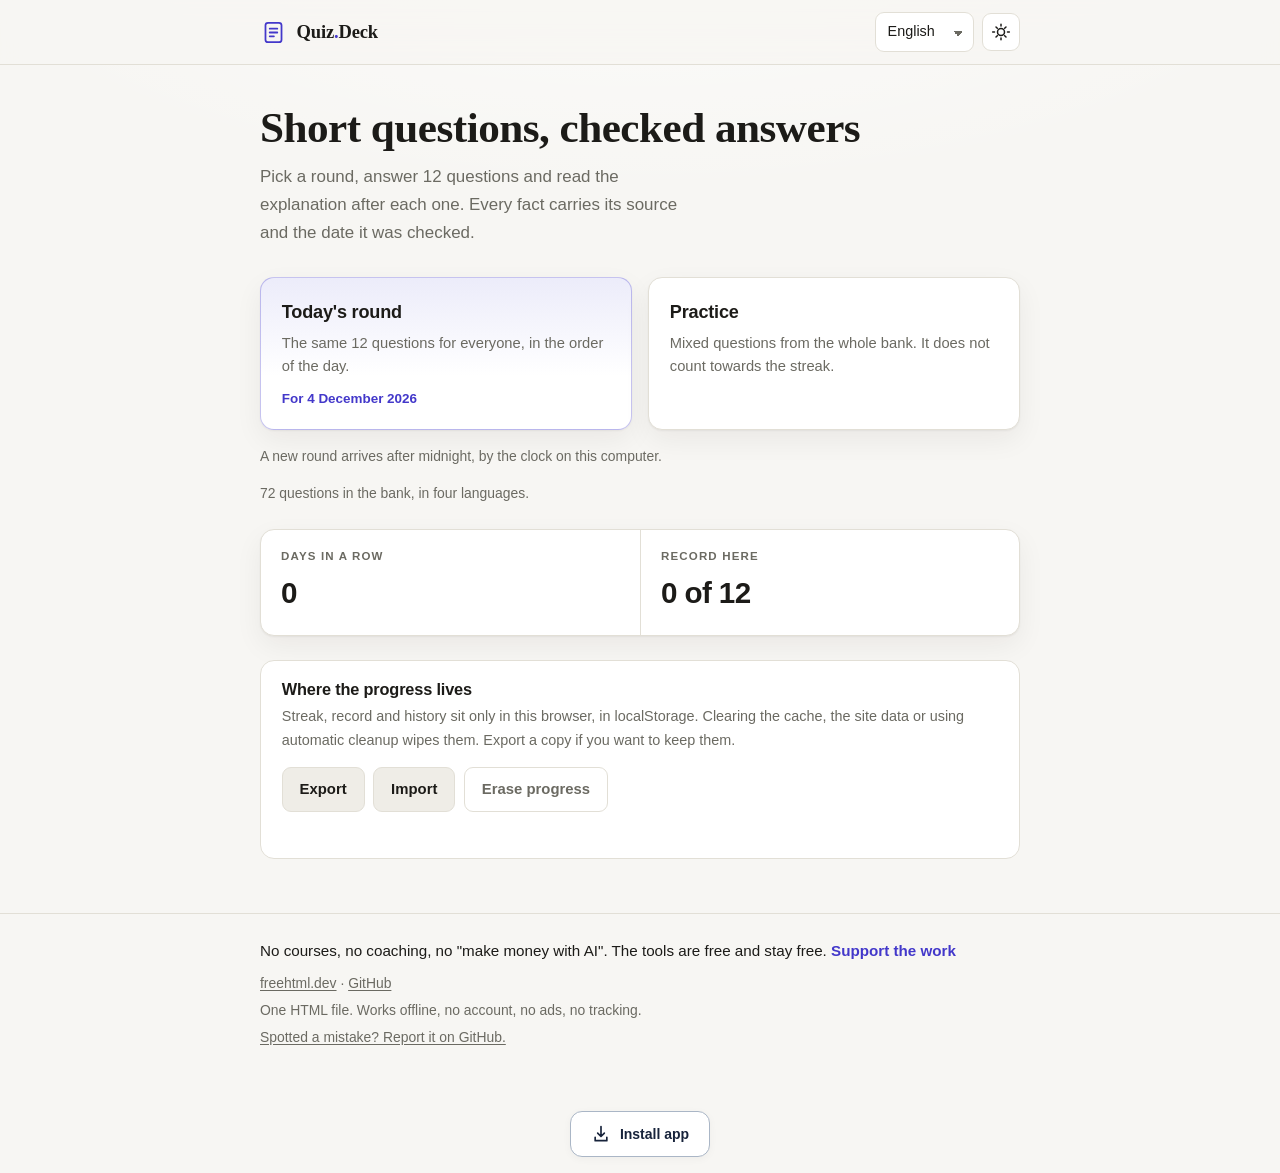
<file: index.html>
<!DOCTYPE html>
<html lang="en">
<head>
<meta charset="utf-8">
<meta http-equiv="Content-Security-Policy" content="default-src 'self'; script-src 'self' 'unsafe-inline'; style-src 'self' 'unsafe-inline'; img-src 'self' data: blob:; font-src 'self' data:; media-src 'self' blob: data:; connect-src 'self'; worker-src 'self' blob:; object-src 'none'; base-uri 'self'; upgrade-insecure-requests">
<!-- CSP prin meta: GitHub Pages nu permite antete HTTP. Fara frame-ancestors/form-action, pe care meta nu le accepta. -->
<meta name="viewport" content="width=device-width, initial-scale=1, viewport-fit=cover">
<meta name="color-scheme" content="light dark">
<meta name="theme-color" content="#f7f6f3">
<title>Quiz-Deck</title>
<link rel="canonical" href="https://tekideki.github.io/Quiz-Deck/">
<meta name="description" content="Short questions, checked answers, no account, no upload.">
<meta name="author" content="Kristian Mario Miskovic (TekiDeki)">
<meta name="robots" content="index, follow">
<link rel="manifest" href="manifest.json">
<link rel="icon" href="favicon.ico" sizes="32x32">
<link rel="icon" href="icons/icon.svg" type="image/svg+xml">
<link rel="apple-touch-icon" href="apple-touch-icon.png">
<style>
/* Quiz-Deck · TekiDeki · single file build from src/styles.css */

:root {
  --bg: #f7f6f3;
  --surface: #ffffff;
  --surface-2: #efede7;
  --ink: #1c1b18;
  --muted: #6b6a62;
  --line: #e2dfd6;
  --accent: #4338ca;
  --accent-ink: #ffffff;
  --accent-soft: #ececfa;
  --ok: #166534;
  --ok-soft: #e9f4ec;
  --bad: #b3261e;
  --bad-soft: #fbeae9;
  --radius: 14px;
  --shadow: 0 1px 2px rgba(28, 25, 16, .05), 0 10px 28px rgba(28, 25, 16, .06);
  --glow: radial-gradient(1100px 480px at 50% -140px, rgba(255, 255, 255, .85), rgba(255, 255, 255, 0) 70%);
  --serif: "Iowan Old Style", "Palatino Linotype", "URW Palladio L", P052, Palatino, Georgia, "Times New Roman", serif;
  --sans: -apple-system, BlinkMacSystemFont, "Segoe UI", Roboto, "Helvetica Neue", Arial, sans-serif;
  --mono: ui-monospace, SFMono-Regular, "SF Mono", Menlo, Consolas, "Liberation Mono", monospace;
}

[data-theme="dark"] {
  --bg: #101117;
  --surface: #171922;
  --surface-2: #1f222d;
  --ink: #e8eaf0;
  --muted: #9aa1af;
  --line: #2a2e3a;
  --accent: #a5b2ff;
  --accent-ink: #10131c;
  --accent-soft: #1e2136;
  --ok: #63d68f;
  --ok-soft: #142718;
  --bad: #ff968c;
  --bad-soft: #2a1919;
  --shadow: 0 1px 2px rgba(0, 0, 0, .45), 0 14px 34px rgba(0, 0, 0, .3);
  --glow: radial-gradient(1100px 480px at 50% -140px, rgba(165, 178, 255, .06), rgba(165, 178, 255, 0) 70%);
}

* { box-sizing: border-box; }

[hidden] { display: none !important; }

html { -webkit-text-size-adjust: 100%; }

body {
  margin: 0;
  background-color: var(--bg);
  background-image: var(--glow);
  background-repeat: no-repeat;
  color: var(--ink);
  font: 16px/1.65 var(--sans);
  -webkit-font-smoothing: antialiased;
}

a { color: var(--accent); text-decoration: none; text-underline-offset: 2px; }
a:hover { text-decoration: underline; }

h1, h2, h3 { margin: 0; line-height: 1.2; letter-spacing: -0.015em; }
p { margin: 0; }

::selection { background: var(--accent); color: var(--accent-ink); }

.wrap { width: min(760px, 100% - 2rem); margin-inline: auto; }

.sr {
  position: absolute; width: 1px; height: 1px; padding: 0; margin: -1px;
  overflow: hidden; clip: rect(0 0 0 0); white-space: nowrap; border: 0;
}

.skip {
  position: absolute; left: -999px; top: 0; z-index: 10;
  background: var(--accent); color: var(--accent-ink); padding: .6rem 1rem;
  border-radius: 0 0 10px 0;
}
.skip:focus { left: 0; }

:focus-visible { outline: 2px solid var(--accent); outline-offset: 2px; }

/* topbar */
.topbar {
  position: sticky; top: 0; z-index: 5;
  background: color-mix(in srgb, var(--bg) 86%, transparent);
  border-bottom: 1px solid var(--line);
  backdrop-filter: blur(12px);
}
.topbar-in { display: flex; align-items: center; justify-content: space-between; gap: 1rem; height: 64px; }
.brand { display: inline-flex; align-items: center; gap: .6rem; color: var(--ink); font-family: var(--serif); font-weight: 700; font-size: 1.16rem; letter-spacing: -0.01em; }
.brand:hover { text-decoration: none; }
.brand-dot { color: var(--accent); }
.mark { display: inline-flex; width: 27px; height: 27px; color: var(--accent); }
.mark svg { width: 100%; height: 100%; fill: none; }

.tools { display: flex; align-items: center; gap: .5rem; }
.select {
  appearance: none; background: var(--surface); color: var(--ink);
  border: 1px solid var(--line); border-radius: 9px;
  padding: .42rem 1.9rem .42rem .7rem; font: inherit; font-size: .9rem;
  background-image: linear-gradient(45deg, transparent 50%, var(--muted) 50%), linear-gradient(135deg, var(--muted) 50%, transparent 50%);
  background-position: calc(100% - 15px) 55%, calc(100% - 10px) 55%;
  background-size: 5px 5px, 5px 5px;
  background-repeat: no-repeat;
  max-width: 11.5rem;
}
.select:hover { border-color: var(--accent); }
.iconbtn {
  display: inline-flex; align-items: center; justify-content: center;
  width: 38px; height: 38px; border-radius: 9px; cursor: pointer;
  background: var(--surface); color: var(--ink); border: 1px solid var(--line);
}
.iconbtn svg { width: 20px; height: 20px; fill: none; stroke: currentColor; stroke-width: 1.8; stroke-linecap: round; }
.iconbtn .moon { display: none; }
[data-theme="dark"] .iconbtn .moon { display: block; }
[data-theme="dark"] .iconbtn .sun { display: none; }
.iconbtn:hover { background: var(--surface-2); border-color: var(--accent); color: var(--accent); }

/* screens */
main { padding: 2.4rem 0 3.4rem; }
.screen[hidden] { display: none; }
.hero { margin-bottom: 1.9rem; }
.hero h1 {
  font-family: var(--serif); font-weight: 600;
  font-size: clamp(1.95rem, 4.3vw, 2.7rem); line-height: 1.14;
  letter-spacing: -0.012em; margin-bottom: .65rem; text-wrap: balance;
}
.lede { color: var(--muted); font-size: 1.06rem; max-width: 46ch; }

/* banner */
.banner {
  background: var(--accent-soft);
  border: 1px solid color-mix(in srgb, var(--accent) 26%, transparent);
  border-radius: var(--radius); padding: 1.1rem 1.2rem; margin-bottom: 1.2rem;
}
.banner-k { font-weight: 700; font-size: 1.08rem; }
.banner-d { color: var(--muted); margin: .2rem 0 .9rem; }
.banner.bad { color: var(--bad); background: var(--bad-soft); border-color: color-mix(in srgb, var(--bad) 35%, transparent); font-size: .95rem; }

/* mode cards */
.modes { display: grid; grid-template-columns: 1fr 1fr; gap: 1rem; }
@media (max-width: 620px) { .modes { grid-template-columns: 1fr; } }

.mode {
  display: flex; flex-direction: column; gap: .32rem; text-align: left;
  background: var(--surface); color: var(--ink);
  border: 1px solid var(--line); border-radius: var(--radius);
  padding: 1.2rem 1.3rem; cursor: pointer; font: inherit;
  box-shadow: var(--shadow);
  transition: transform .14s ease, border-color .14s ease, box-shadow .14s ease;
}
.mode:hover { border-color: var(--accent); transform: translateY(-1px); box-shadow: 0 1px 2px rgba(28, 25, 16, .06), 0 14px 34px rgba(28, 25, 16, .09); }
.mode:active { transform: none; }
.mode#btn-daily { border-color: color-mix(in srgb, var(--accent) 30%, transparent); background: linear-gradient(180deg, var(--accent-soft), var(--surface) 65%); }
.mode-k { font-weight: 700; font-size: 1.13rem; letter-spacing: -0.01em; }
.mode-d { color: var(--muted); font-size: .92rem; line-height: 1.5; }
.mode-meta { color: var(--accent); font-size: .84rem; font-weight: 600; margin-top: .4rem; font-variant-numeric: tabular-nums; }

.fine { color: var(--muted); font-size: .87rem; margin-top: .9rem; }
.fine a { color: var(--muted); text-decoration: underline; text-underline-offset: 2px; }
.center { text-align: center; }

/* stats */
.stats {
  display: grid; grid-template-columns: 1fr 1fr;
  background: var(--surface); border: 1px solid var(--line);
  border-radius: var(--radius); overflow: hidden;
  box-shadow: var(--shadow); margin: 1.5rem 0 0;
}
.stat { background: none; border: 0; border-radius: 0; padding: 1.05rem 1.25rem; margin: 0; }
.stat + .stat { border-left: 1px solid var(--line); }
.stat dt { color: var(--muted); font-size: .72rem; font-weight: 600; text-transform: uppercase; letter-spacing: .1em; }
.stat dd { margin: .2rem 0 0; font-size: 1.85rem; font-weight: 700; letter-spacing: -0.02em; font-variant-numeric: tabular-nums; }

/* panel */
.panel {
  margin-top: 1.5rem; background: var(--surface); border: 1px solid var(--line);
  border-radius: var(--radius); padding: 1.2rem 1.3rem;
}
.panel-h { font-size: 1.02rem; margin-bottom: .35rem; letter-spacing: -0.01em; }
.panel-p { color: var(--muted); font-size: .9rem; }
.panel .row { margin-top: .9rem; }
.confirm { margin-top: .95rem; padding-top: .95rem; border-top: 1px dashed var(--line); }
.confirm p { font-size: .92rem; margin-bottom: .7rem; }
.status { margin-top: .6rem; font-size: .88rem; color: var(--muted); min-height: 1.2em; }

/* buttons */
.row { display: flex; flex-wrap: wrap; gap: .55rem; align-items: center; }
.btn {
  font: inherit; font-size: .93rem; font-weight: 600; cursor: pointer;
  border-radius: 9px; padding: .58rem 1.05rem; border: 1px solid var(--line);
  background: var(--surface-2); color: var(--ink);
  transition: border-color .13s ease, color .13s ease, filter .13s ease, transform .08s ease;
}
.btn:hover { border-color: var(--accent); color: var(--accent); }
.btn:active { transform: translateY(1px); }
.btn.primary { background: var(--accent); border-color: var(--accent); color: var(--accent-ink); box-shadow: 0 1px 2px rgba(67, 56, 202, .28), 0 6px 16px rgba(67, 56, 202, .16); }
.btn.primary:hover { color: var(--accent-ink); filter: brightness(1.07); }
.btn.ghost { background: transparent; color: var(--muted); }
.btn.ghost:hover { color: var(--accent); }
.btn.danger { background: var(--bad); border-color: var(--bad); color: #fff; }
.btn.danger:hover { color: #fff; filter: brightness(1.06); }
.btn.wide { width: 100%; margin-top: 1.15rem; }
.btn[hidden] { display: none; }

.linkbtn {
  background: none; border: 0; color: var(--muted); font: inherit; font-size: .88rem;
  cursor: pointer; padding: .2rem; text-decoration: underline; text-underline-offset: 3px;
}
.linkbtn:hover { color: var(--ink); }

/* quiz */
.quiz-head { display: flex; align-items: center; justify-content: space-between; gap: 1rem; margin-bottom: .8rem; }
.pill {
  font-size: .78rem; font-weight: 700; letter-spacing: .05em;
  font-variant-numeric: tabular-nums;
  background: var(--surface); border: 1px solid var(--line); color: var(--muted);
  border-radius: 999px; padding: .28rem .78rem;
}
.bar {
  position: relative; height: 5px; background: var(--surface-2);
  border-radius: 999px; overflow: hidden; margin: .25rem 0 1.3rem;
}
.bar span { display: block; height: 100%; width: 0; background: var(--accent); border-radius: 999px; transition: width .3s cubic-bezier(.2, .7, .3, 1); }
.bar::after {
  content: ""; position: absolute; inset: 0; pointer-events: none; border-radius: inherit;
  background: repeating-linear-gradient(90deg,
    transparent 0, transparent calc(100% / var(--segs, 12) - 2px),
    var(--bg) calc(100% / var(--segs, 12) - 2px), var(--bg) calc(100% / var(--segs, 12)));
}

.card {
  background: var(--surface); border: 1px solid var(--line);
  border-radius: 16px; padding: 1.65rem 1.55rem; box-shadow: var(--shadow);
}
@media (max-width: 640px) { .card { padding: 1.3rem 1.15rem; } }
.qcard { padding: 1.7rem 1.6rem; }
@media (max-width: 640px) { .qcard { padding: 1.35rem 1.2rem; } }

.topic {
  display: flex; align-items: center; gap: .7rem;
  font-size: .72rem; font-weight: 700; text-transform: uppercase;
  letter-spacing: .12em; color: var(--accent); margin-bottom: 1rem;
}
.topic::after { content: ""; flex: 1; height: 1px; background: color-mix(in srgb, var(--line) 80%, transparent); }
.qtext {
  font-family: var(--serif); font-weight: 600; letter-spacing: -.005em;
  font-size: clamp(1.28rem, 2.9vw, 1.58rem); line-height: 1.35;
  margin-bottom: 1.35rem; text-wrap: balance;
}

.options { display: grid; gap: .55rem; }
.option {
  position: relative;
  display: flex; align-items: flex-start; gap: .85rem; width: 100%;
  text-align: left; font: inherit; font-size: 1rem; line-height: 1.5; cursor: pointer;
  background: var(--surface); color: var(--ink);
  border: 1px solid var(--line); border-radius: 11px; padding: .8rem .95rem;
  transition: border-color .13s ease, background .13s ease;
  animation: deal .24s ease backwards;
}
.option:nth-child(2) { animation-delay: .035s; }
.option:nth-child(3) { animation-delay: .07s; }
.option:nth-child(4) { animation-delay: .105s; }
@keyframes deal { from { opacity: 0; transform: translateY(7px); } }
.option:hover:not(:disabled) { border-color: var(--accent); background: var(--accent-soft); }
.option .key {
  flex: 0 0 auto; display: inline-flex; align-items: center; justify-content: center;
  width: 1.55rem; height: 1.55rem; margin-top: .04rem; border-radius: 8px;
  font-size: .8rem; font-weight: 700; font-variant-numeric: tabular-nums;
  background: var(--surface-2); color: var(--muted);
  transition: background .13s ease, color .13s ease;
}
.option:hover:not(:disabled) .key { background: var(--accent); color: var(--accent-ink); }
.option .label { padding-top: .08rem; }
.option:disabled { cursor: default; }
.option.ok { border-color: var(--ok); background: var(--ok-soft); padding-right: 2.9rem; }
.option.ok .key { background: var(--ok); color: var(--surface); }
.option.ok::after {
  content: ""; position: absolute; right: 1.15rem; top: calc(50% - 7.25px);
  width: 6px; height: 12px; border-right: 2.5px solid var(--ok); border-bottom: 2.5px solid var(--ok);
  border-radius: 1px; transform: rotate(45deg);
}
.option.bad { border-color: var(--bad); background: var(--bad-soft); padding-right: 2.9rem; }
.option.bad .key { background: var(--bad); color: var(--surface); }
.option.bad::before, .option.bad::after {
  content: ""; position: absolute; right: 1.1rem; top: calc(50% - 1.25px);
  width: 11px; height: 2.5px; border-radius: 2px; background: var(--bad);
}
.option.bad::before { transform: rotate(45deg); }
.option.bad::after { transform: rotate(-45deg); }
.option.dim { opacity: .5; }

.feedback {
  margin-top: 1.25rem; padding: 1rem 1.1rem;
  background: color-mix(in srgb, var(--surface-2) 45%, transparent);
  border: 1px solid color-mix(in srgb, var(--line) 60%, transparent);
  border-radius: 12px;
  animation: appear .2s ease;
}
.feedback[hidden] { display: none; }
@keyframes appear { from { opacity: 0; transform: translateY(4px); } }
.verdict { font-weight: 700; margin-bottom: .35rem; font-size: .95rem; }
.verdict.ok { color: var(--ok); }
.verdict.bad { color: var(--bad); }
.why { color: var(--ink); font-family: var(--serif); font-size: 1.03rem; line-height: 1.65; }
.meta { color: var(--muted); font-size: .8rem; margin-top: .6rem; }
.meta .dot { padding: 0 .4rem; }

/* end */
.endcard { text-align: center; padding: 2rem 1.5rem; }
.kicker { color: var(--accent); font-size: .78rem; text-transform: uppercase; letter-spacing: .14em; font-weight: 700; }
.bigscore { font-size: clamp(2.7rem, 9vw, 3.8rem); margin: .35rem 0 .1rem; letter-spacing: -0.03em; font-variant-numeric: tabular-nums; }
.muted { color: var(--muted); }
.note { color: var(--muted); font-size: .9rem; margin-top: .5rem; }
.endcard .row { justify-content: center; margin-top: 1.25rem; }
.endcard .fine { margin-top: .8rem; }
.cmp {
  margin-top: 1.05rem; padding: .8rem .95rem; border-radius: 12px;
  background: color-mix(in srgb, var(--surface-2) 60%, transparent);
  border: 1px solid color-mix(in srgb, var(--line) 60%, transparent);
  font-size: .92rem; display: grid; gap: .15rem;
}
.sharelink {
  width: 100%; margin-top: .6rem; font-family: var(--mono); font-size: .8rem;
  padding: .55rem .7rem; border: 1px solid var(--line); border-radius: 9px;
  background: var(--surface-2); color: var(--muted);
}
.sharelink[hidden] { display: none; }

/* review */
.review { margin-top: 1.6rem; }
.review-h { font-size: 1.08rem; margin-bottom: .75rem; letter-spacing: -0.01em; }
.review-list { list-style: none; margin: 0; padding: 0; display: grid; gap: .7rem; }
.review-list li {
  background: var(--surface); border: 1px solid var(--line); border-left: 3px solid var(--bad);
  border-radius: 12px; padding: .95rem 1.1rem;
}
.review-q { font-family: var(--serif); font-weight: 600; font-size: 1.06rem; margin-bottom: .4rem; }
.review-line { font-size: .9rem; color: var(--muted); }
.review-line b { color: var(--ink); font-weight: 600; }
.review-right { color: var(--ink); font-weight: 600; }
.review-why { font-size: .9rem; margin-top: .4rem; }
.review-src { font-size: .8rem; color: var(--muted); margin-top: .4rem; }
.review-empty { color: var(--muted); }
#screen-end > .row.center { margin-top: 1.8rem; }

/* footer */
.foot { border-top: 1px solid var(--line); padding: 1.5rem 0 2.4rem; }
.foot .support { font-size: .95rem; margin-bottom: .55rem; }
.foot .support a { font-weight: 600; }
.foot .fine { margin-top: .25rem; }
.foot .fine:first-child { margin-top: 0; }

@media (prefers-reduced-motion: reduce) {
  * { transition: none !important; animation: none !important; }
  html { scroll-behavior: auto; }
}



  /* regula casei: tinte de atingere pe mobil */
  @media (pointer: coarse), (max-width: 700px) {
    .brand { min-height: 34px; display: inline-flex; align-items: center; }
    a { padding-block: 8px; }
    a { padding-block: 9px; }
  }
</style>
<script>
/* Paint the stored theme before the body exists, so a reload never flashes. */
(function () {
  try {
    var saved = localStorage.getItem('quiz-deck:theme');
    var dark = saved === 'dark' || (!saved && window.matchMedia && window.matchMedia('(prefers-color-scheme: dark)').matches);
    document.documentElement.setAttribute('data-theme', dark ? 'dark' : 'light');
  } catch (e) {
    document.documentElement.setAttribute('data-theme', 'light');
  }
}());
</script>

<style id="ecran-mic">
/* regula casei: ecrane mici (320px) - nimic nu are voie sa iasa din ecran.
   Blocul sta la finalul <head>, deci invinge stilurile de mai sus fara sa le rescrie. */
@media (max-width: 380px) {
  html, body { max-width: 100%; overflow-x: hidden; }
  img, svg, canvas, video, table { max-width: 100%; }
  /* antetul: selectul de limba si butonul de tema se pot strange si trec pe randul urmator */
  header .tools, header .controls, .topbar .tools, .topbar .controls, .tools, .controls { flex-wrap: wrap; min-width: 0; }
  header select, .tools select, .controls select, select#lang, select#lang-select, #lang-select { max-width: 100%; min-width: 0; }
  /* panourile si cardurile se largestesc la cat incape */
  .panel, .card, .sheet, .action, .action-main, .action-side, .source-panel, .panel-heading { min-width: 0; max-width: 100%; }
  .chips, #cityChips { flex-wrap: wrap; }
}
</style>
<style id="tinte-44">
/* regula casei: pe telefon, tinta de atingere are cel putin 44x44px (WCAG 2.5.5, Apple HIG).
   Se aplica doar pe pointer gros sau ecran mic, ca sa nu umfle interfata pe desktop.
   `!important` e intentionat: e un prag de accesibilitate, nu o preferinta de stil, iar
   fiecare unealta are propriile reguli de buton care ar castiga altfel.
   Tabla jocurilor (`.cell`, `.tile`, `.slot`, `.key`) este lasata afara: acolo marimea
   tintei e data de grila, nu de deget, si e tratata in blocul fiecarui joc. */
@media (pointer: coarse), (max-width: 700px) {
  html body :is(button, select, textarea, summary, [role="button"],
      input:not([type="checkbox"]):not([type="radio"]):not([type="file"]):not([type="hidden"]),
      label:has(input[type="checkbox"]), label:has(input[type="radio"]),
      .check, .check-label, .switch, .btn, .button):not(.cell):not(.tile):not(.slot):not(.key) {
    min-height: 44px !important;
  }
  html body :is(button, [role="button"], .btn, .button, .chip, .langbtn, .iconbtn, .icon-btn,
      .btn-icon, .icon-button, .swatch, .switch, .tbtn, .buy, .skip):not(.cell):not(.tile):not(.slot):not(.key):not([hidden]) {
    display: inline-flex !important; align-items: center !important; justify-content: center !important;
  }
  html body :is(.iconbtn, .icon-btn, .btn-icon, .icon-button, .langbtn, .theme-toggle, .theme,
      .swatch, .switch, .tbtn, .swap, .play-button, .stop-button, .undo, .buy,
      .nav-btn, .editor-close, .round-btn, .chip-x, .close, .btn-close, .randomize-mini,
      .history > button, .swatches > button) {
    min-width: 44px !important; min-height: 44px !important;
  }
  html body :is(select, input[type="color"], input[type="number"], input[type="text"]) {
    min-width: 44px !important;
  }
  html body :is(input[type="checkbox"], input[type="radio"]) { min-width: 24px !important; min-height: 24px !important; }
  /* legaturile din afara textului curent (antet, subsol, navigatie); cele din propozitie
     ramin legaturi de text, cum spune si exceptia pentru text din WCAG 2.5.5.
     Cardurile-legatura isi pastreaza asezarea, doar inaltimea minima creste. */
  html body a:not(p a):not(li a):not(td a):not(.gcard):not(.card) {
    min-height: 44px !important; min-width: 44px !important;
  }
  html body :is(a.skip, .brand, a.buy) { display: inline-flex !important; align-items: center !important; }
  /* barele care nu incapeau: se asaza pe doua randuri in loc sa iasa din ecran */
  html body :is(nav, .nav, .navbar, .toolbar, .links, footer, .footnotes, .player-controls,
      header, .topbar, .masthead, .app-header,
      .topbar-actions, .header-actions, .hero-actions, .actions, .action-row,
      .btn-row, .button-row, .controls, .controls-row, .filters,
      .topbar-inner, .header-inner, .nav-inner, .bar-inner,
      [class$="-inner"], [class$="-actions"]) {
    flex-wrap: wrap !important;
  }
  html body input[type="range"] { height: 44px !important; }
  /* campurile de fisier sunt suprapuse peste zona de tragere si nu trebuie sa iasa din ea */
  html body :is(input[type="file"], input[type="color"], img, video, canvas) { max-width: 100% !important; }
}
</style>
</head>
<body>

<a class="skip" href="#main" data-i18n="skip">Skip to the question</a>

<header class="topbar">
  <div class="wrap topbar-in">
    <a class="brand" href="#main">
      <span class="mark" aria-hidden="true"><svg viewBox="0 0 32 32"><rect x="6.5" y="4.5" width="19" height="23" rx="3" fill="none" stroke="currentColor" stroke-width="2.1"/><path d="M11.5 11.5h9M11.5 16h9M11.5 20.5h5" stroke="currentColor" stroke-width="2.1" stroke-linecap="round"/></svg></span>
      <span class="brand-text">Quiz<span class="brand-dot">.</span>Deck</span>
    </a>
    <div class="tools">
      <label class="sr" for="lang" data-i18n="uiLanguage">Interface language</label>
      <select id="lang" class="select"></select>
      <button id="theme" class="iconbtn" type="button" data-i18n-aria-label="theme" aria-label="Switch theme">
        <svg class="sun" viewBox="0 0 24 24" aria-hidden="true"><circle cx="12" cy="12" r="4.2"/><path d="M12 2.6v2.2M12 19.2v2.2M4.2 12H2M22 12h-2.2M6 6l1.6 1.6M16.4 16.4L18 18M18 6l-1.6 1.6M7.6 16.4L6 18"/></svg>
        <svg class="moon" viewBox="0 0 24 24" aria-hidden="true"><path d="M20 14.4A8.4 8.4 0 0 1 9.6 4a8.4 8.4 0 1 0 10.4 10.4z"/></svg>
      </button>
    </div>
  </div>
</header>

<main class="wrap" id="main">

  <section class="screen" id="screen-start" aria-labelledby="h1">
    <div class="hero">
      <h1 id="h1" data-i18n="h1">Short questions, checked answers</h1>
      <p class="lede" id="lede" data-i18n="lede"></p>
    </div>

    <div class="banner" id="challenge" hidden>
      <p class="banner-k" id="challenge-title"></p>
      <p class="banner-d" data-i18n="challengeLede">Play the same questions and see where you land.</p>
      <div class="row">
        <button class="btn primary" id="btn-challenge" type="button" data-i18n="challengePlay">Play</button>
        <button class="btn ghost" id="btn-challenge-close" type="button" data-i18n="challengeClose">Close</button>
      </div>
    </div>
    <p class="banner bad" id="challenge-bad" hidden data-i18n="challengeBad"></p>

    <div class="modes">
      <button class="mode" id="btn-daily" type="button">
        <span class="mode-k" data-i18n="startDaily">Today's round</span>
        <span class="mode-d" data-i18n="startDailyNote"></span>
        <span class="mode-meta" id="daily-meta"></span>
      </button>
      <button class="mode" id="btn-practice" type="button">
        <span class="mode-k" data-i18n="startPractice">Practice</span>
        <span class="mode-d" data-i18n="startPracticeNote"></span>
      </button>
    </div>

    <p class="fine" id="round-note" data-i18n="dailyReset"></p>
    <p class="fine" id="bank-line"></p>

    <dl class="stats">
      <div class="stat">
        <dt data-i18n="streak">Days in a row</dt>
        <dd id="stat-streak">0</dd>
      </div>
      <div class="stat">
        <dt data-i18n="best">Record here</dt>
        <dd id="stat-best">0</dd>
      </div>
    </dl>

    <section class="panel" aria-labelledby="local-title">
      <h2 class="panel-h" id="local-title" data-i18n="localTitle">Where the progress lives</h2>
      <p class="panel-p" data-i18n="localNote"></p>
      <div class="row">
        <button class="btn" id="btn-export" type="button" data-i18n="export">Export</button>
        <button class="btn" id="btn-import" type="button" data-i18n="import">Import</button>
        <button class="btn ghost" id="btn-reset" type="button" data-i18n="reset">Erase progress</button>
        <input id="file-import" type="file" accept="application/json,.json" hidden>
      </div>
      <div class="confirm" id="confirm" hidden>
        <p id="confirm-text" data-i18n="resetAsk"></p>
        <div class="row">
          <button class="btn danger" id="btn-reset-yes" type="button" data-i18n="resetYes">Erase</button>
          <button class="btn ghost" id="btn-reset-no" type="button" data-i18n="resetNo">Cancel</button>
        </div>
      </div>
      <p class="status" id="local-status" role="status" aria-live="polite"></p>
    </section>
  </section>

  <section class="screen" id="screen-quiz" aria-labelledby="q-text" hidden>
    <div class="quiz-head">
      <p class="pill" id="q-progress"></p>
      <button class="linkbtn" id="btn-quit" type="button" data-i18n="quit">Leave the round</button>
    </div>
    <div class="bar" role="presentation"><span id="bar-fill"></span></div>

    <article class="card qcard">
      <p class="topic" id="q-topic"></p>
      <h2 class="qtext" id="q-text" tabindex="-1"></h2>
      <div class="options" id="q-options" role="group" aria-labelledby="q-text"></div>
      <div class="feedback" id="q-feedback" hidden aria-live="polite">
        <p class="verdict" id="fb-verdict"></p>
        <p class="why" id="fb-why"></p>
        <p class="meta"><span id="fb-source"></span><span class="dot">·</span><span id="fb-checked"></span></p>
      </div>
      <button class="btn primary wide" id="btn-next" type="button" hidden>Next</button>
    </article>

    <p class="fine center" data-i18n="keyboard">Keys 1 to 4 pick an answer, Enter moves on.</p>
  </section>

  <section class="screen" id="screen-end" hidden aria-labelledby="end-score">
    <article class="card endcard">
      <p class="kicker" id="end-kicker"></p>
      <h2 class="bigscore" id="end-score"></h2>
      <p class="muted" id="end-time"></p>
      <p class="note" id="end-note"></p>
      <div class="cmp" id="end-challenge" hidden></div>
      <div class="row">
        <button class="btn primary" id="btn-share" type="button" data-i18n="share">Copy the challenge</button>
        <button class="btn" id="btn-replay" type="button" data-i18n="replayWrong">Replay the mistakes</button>
        <button class="btn ghost" id="btn-again" type="button" data-i18n="again">One more round</button>
      </div>
      <p class="fine" id="share-note" hidden data-i18n="shareNote"></p>
      <p class="status" id="share-status" role="status" aria-live="polite"></p>
      <input class="sharelink" id="share-link" readonly hidden>
    </article>

    <section class="review" aria-labelledby="review-title">
      <h3 class="review-h" id="review-title" data-i18n="reviewTitle">Where it went wrong</h3>
      <ol class="review-list" id="review-list"></ol>
    </section>

    <div class="row center">
      <button class="btn ghost" id="btn-home" type="button" data-i18n="home">Back to the start</button>
    </div>
  </section>

</main>

<footer class="foot">
  <div class="wrap">
    <p class="support"><span data-i18n="supportText">No courses, no coaching, no "make money with AI". The tools are free and stay free.</span> <a href="https://paypal.me/TekiDeki" data-i18n="supportLink">Support the work</a></p>
    <p class="fine"><a href="https://freehtml.dev">freehtml.dev</a> · <a href="https://github.com/TekiDeki/Quiz-Deck">GitHub</a></p>
    <p class="fine" id="foot-note" data-i18n="offlineNote"></p>
    <p class="fine"><a href="https://github.com/TekiDeki/Quiz-Deck/issues" data-i18n="report">Spotted a mistake? Report it on GitHub.</a></p>
  </div>
</footer>

<script>
/* Generated by build.py. Do not edit. */
window.TD_LOCALES = {"en":{"again":"One more round","bankLine":"{total} questions in the bank, in four languages.","best":"Record here","bestValue":"{s} of {n}","challengeBad":"The challenge in that link cannot be read.","challengeClose":"Close","challengeLede":"Play the same questions and see where you land.","challengePlay":"Play","challengeThem":"Challenge: {s} of {n} in {t}","challengeTitle":"Challenge: {s} of {n} in {t}","challengeYou":"You: {s} of {n}","checkedLine":"Checked: {d}","copied":"Copied.","copyFail":"The browser blocked the copy. Click the link and copy it by hand.","correct":"Correct.","counter":"{i} of {n}","dailyOn":"For {date}","dailyReset":"A new round arrives after midnight, by the clock on this computer.","dailySaved":"Today's round has been recorded.","endScore":"{s} of {n}","endTime":"Time: {t}","export":"Export","finish":"See the result","h1":"Short questions, checked answers","home":"Back to the start","import":"Import","importBad":"That file could not be read.","importOk":"The progress was read.","keyboard":"Keys 1 to 4 pick an answer, Enter moves on.","lede":"Pick a round, answer {n} questions and read the explanation after each one. Every fact carries its source and the date it was checked.","localNote":"Streak, record and history sit only in this browser, in localStorage. Clearing the cache, the site data or using automatic cleanup wipes them. Export a copy if you want to keep them.","localTitle":"Where the progress lives","metaDesc":"Twelve short questions, four answers each, one correct. Every fact comes with an explanation, a source and the date it was checked. No account, no upload, works offline.","next":"Next","noRecord":"This round does not enter the streak and does not change the record.","offlineNote":"One HTML file. Works offline, no account, no ads, no tracking.","playedToday":"Today: {s} of {n}","progressLabel":"Question {i} of {n}","quit":"Leave the round","replayWrong":"Replay the mistakes","report":"Spotted a mistake? Report it on GitHub.","reset":"Erase progress","resetAsk":"Erase the streak, the record and the history on this computer?","resetDone":"The progress is gone.","resetNo":"Cancel","resetYes":"Erase","reviewNone":"No mistakes.","reviewTitle":"Where it went wrong","rightAnswer":"Right answer: {a}","share":"Copy the challenge","shareNote":"The link carries only the score and the time. Whoever opens it gets exactly the same questions.","skip":"Skip to the question","sourceLine":"Source: {s}","src.arithmetic":"Arithmetic","src.calendar":"Gregorian calendar","src.clock":"Clock","src.deduction":"Deduction","src.divisibility":"Divisibility rules","src.geometry":"Geometry","src.sequences":"Sequences","startDaily":"Today's round","startDailyNote":"The same {n} questions for everyone, in the order of the day.","startPractice":"Practice","startPracticeNote":"Mixed questions from the whole bank. It does not count towards the streak.","streak":"Days in a row","supportLink":"Support the work","supportText":"No courses, no coaching, no \"make money with AI\". The tools are free and stay free.","theme":"Switch theme","title":"Quiz-Deck · short questions, checked answers","topic.culture":"Culture","topic.geo":"Geography","topic.history":"History","topic.logic":"Logic","topic.math":"Numbers","topic.sci":"Science","topic.words":"Language","uiLanguage":"Interface language","wrong":"Not this one. The right answer: {a}","yourAnswer":"Your answer: {a}"},"ro":{"again":"Încă o rundă","bankLine":"{total} întrebări în bancă, în patru limbi.","best":"Record aici","bestValue":"{s} din {n}","challengeBad":"Provocarea din link nu poate fi citită.","challengeClose":"Închide","challengeLede":"Joacă aceleași întrebări și vezi unde ajungi.","challengePlay":"Joacă","challengeThem":"Provocarea: {s} din {n} în {t}","challengeTitle":"Provocare: {s} din {n} în {t}","challengeYou":"Tu: {s} din {n}","checkedLine":"Verificat: {d}","copied":"Copiat.","copyFail":"Browserul a blocat copierea. Apasă pe link și copiază-l manual.","correct":"Corect.","counter":"{i} din {n}","dailyOn":"Pentru {date}","dailyReset":"Runda nouă vine după miezul nopții, după ceasul calculatorului.","dailySaved":"Runda de azi a fost notată.","endScore":"{s} din {n}","endTime":"Timp: {t}","export":"Export","finish":"Vezi rezultatul","h1":"Întrebări scurte, răspunsuri verificate","home":"Înapoi la început","import":"Import","importBad":"Fișierul nu a putut fi citit.","importOk":"Progresul a fost citit.","keyboard":"Tastele 1, 2, 3 și 4 aleg răspunsul; Enter merge mai departe.","lede":"Alege o rundă, răspunde la {n} întrebări și citește explicația după fiecare. Fiecare fapt are sursa și data la care a fost verificat.","localNote":"Seria, recordul și istoricul stau doar în acest browser, în localStorage. Dacă golești cache-ul sau datele site-ului, se pierd. Exportă o copie dacă vrei să le păstrezi.","localTitle":"Unde stă progresul","metaDesc":"Douăsprezece întrebări scurte, patru variante, una singură bună. Fiecare fapt are explicație, sursă și data la care a fost verificat. Fără cont, fără încărcare, merge offline.","next":"Următoarea","noRecord":"Runda aceasta nu intră în serie și nu schimbă recordul.","offlineNote":"Un singur fișier HTML. Merge offline, fără cont, fără reclame, fără urmărire.","playedToday":"Azi: {s} din {n}","progressLabel":"Întrebarea {i} din {n}","quit":"Renunță la rundă","replayWrong":"Reia greșelile","report":"Vezi o greșeală? Spune-mi pe GitHub.","reset":"Șterge progresul","resetAsk":"Ștergi seria, recordul și istoricul de pe acest calculator?","resetDone":"Progresul a fost șters.","resetNo":"Anulează","resetYes":"Șterge","reviewNone":"Fără greșeli.","reviewTitle":"Unde s-a greșit","rightAnswer":"Răspunsul bun: {a}","share":"Copiază provocarea","shareNote":"Linkul duce doar scorul și timpul. Cine îl deschide primește exact aceleași întrebări.","skip":"Sari la întrebare","sourceLine":"Sursă: {s}","src.arithmetic":"Calcul","src.calendar":"Calendarul gregorian","src.clock":"Ceas","src.deduction":"Deducție","src.divisibility":"Reguli de divizibilitate","src.geometry":"Geometrie","src.sequences":"Șiruri","startDaily":"Runda de azi","startDailyNote":"Aceleași {n} întrebări pentru toți, în ordinea zilei.","startPractice":"Antrenament","startPracticeNote":"Întrebări amestecate din toată banca. Nu intră în serie.","streak":"Zile la rând","supportLink":"Susține munca","supportText":"Fără cursuri, fără coaching, fără \"fă bani cu AI\". Uneltele sunt gratuite și rămân gratuite.","theme":"Schimbă tema","title":"Quiz-Deck · întrebări scurte, răspunsuri verificate","topic.culture":"Cultură","topic.geo":"Geografie","topic.history":"Istorie","topic.logic":"Logică","topic.math":"Calcul","topic.sci":"Științe","topic.words":"Limbă","uiLanguage":"Limba interfeței","wrong":"Nu. Răspunsul bun: {a}","yourAnswer":"Răspunsul tău: {a}"},"sr-cyrl":{"again":"Још једна рунда","bankLine":"{total} питања у бази, на четири језика.","best":"Рекорд овде","bestValue":"{s} од {n}","challengeBad":"Изазов из линка не може да се прочита.","challengeClose":"Затвори","challengeLede":"Одговори на иста питања и види где си.","challengePlay":"Играј","challengeThem":"Изазов: {s} од {n}, време {t}","challengeTitle":"Изазов: {s} од {n}, време {t}","challengeYou":"Ти: {s} од {n}","checkedLine":"Проверено: {d}","copied":"Копирано.","copyFail":"Прегледач је блокирао копирање. Кликни на линк и копирај га ручно.","correct":"Тачно.","counter":"{i} од {n}","dailyOn":"За {date}","dailyReset":"Нова рунда долази после поноћи, по сату на овом рачунару.","dailySaved":"Данашња рунда је забележена.","endScore":"{s} од {n}","endTime":"Време: {t}","export":"Извези","finish":"Види резултат","h1":"Кратка питања, проверени одговори","home":"Назад на почетак","import":"Увези","importBad":"Датотека није могла да се прочита.","importOk":"Напредак је прочитан.","keyboard":"Тастери 1 до 4 бирају одговор, Ентер иде даље.","lede":"Изабери рунду, одговори на {n} питања и прочитај објашњење после сваког. Свака чињеница има извор и датум провере.","localNote":"Низ, рекорд и историја чувају се само у овом прегледачу, у localStorage. Ако обришеш кеш или податке сајта, нестају. Извези копију ако желиш да их сачуваш.","localTitle":"Где се чува напредак","metaDesc":"Дванаест кратких питања, четири одговора, само један тачан. Свака чињеница има објашњење, извор и датум провере. Без налога, без отпремања, ради и без интернета.","next":"Следеће","noRecord":"Ова рунда не улази у низ и не мења рекорд.","offlineNote":"Један HTML фајл. Ради и без интернета, без налога, без реклама, без праћења.","playedToday":"Данас: {s} од {n}","progressLabel":"Питање {i} од {n}","quit":"Прекини рунду","replayWrong":"Понови грешке","report":"Видиш грешку? Пријави је на GitHubу.","reset":"Обриши напредак","resetAsk":"Бришеш низ, рекорд и историју са овог рачунара?","resetDone":"Напредак је обрисан.","resetNo":"Откажи","resetYes":"Обриши","reviewNone":"Без грешака.","reviewTitle":"Где је грешка","rightAnswer":"Тачан одговор: {a}","share":"Копирај изазов","shareNote":"Линк носи само скор и време. Ко га отвори, добија иста питања.","skip":"Пређи на питање","sourceLine":"Извор: {s}","src.arithmetic":"Рачун","src.calendar":"Грегоријански календар","src.clock":"Сат","src.deduction":"Дедукција","src.divisibility":"Правила дељивости","src.geometry":"Геометрија","src.sequences":"Низови","startDaily":"Данашња рунда","startDailyNote":"Иста {n} питања за све, у истом реду.","startPractice":"Вежба","startPracticeNote":"Помешана питања из целе базе питања. Не улази у низ.","streak":"Дана заредом","supportLink":"Подржи рад","supportText":"Без курсева, без коучинга, без \"заради са АИ\". Алати су бесплатни и остају бесплатни.","theme":"Промени тему","title":"Quiz-Deck · кратка питања, проверени одговори","topic.culture":"Култура","topic.geo":"Географија","topic.history":"Историја","topic.logic":"Логика","topic.math":"Рачун","topic.sci":"Наука","topic.words":"Језик","uiLanguage":"Језик интерфејса","wrong":"Није тачно. Тачан одговор: {a}","yourAnswer":"Твој одговор: {a}"},"sr-latn":{"again":"Još jedna runda","bankLine":"{total} pitanja u bazi, na četiri jezika.","best":"Rekord ovde","bestValue":"{s} od {n}","challengeBad":"Izazov iz linka ne može da se pročita.","challengeClose":"Zatvori","challengeLede":"Odgovori na ista pitanja i vidi gde si.","challengePlay":"Igraj","challengeThem":"Izazov: {s} od {n}, vreme {t}","challengeTitle":"Izazov: {s} od {n}, vreme {t}","challengeYou":"Ti: {s} od {n}","checkedLine":"Provereno: {d}","copied":"Kopirano.","copyFail":"Pregledač je blokirao kopiranje. Klikni na link i kopiraj ga ručno.","correct":"Tačno.","counter":"{i} od {n}","dailyOn":"Za {date}","dailyReset":"Nova runda dolazi posle ponoći, po satu na ovom računaru.","dailySaved":"Današnja runda je zabeležena.","endScore":"{s} od {n}","endTime":"Vreme: {t}","export":"Izvezi","finish":"Vidi rezultat","h1":"Kratka pitanja, provereni odgovori","home":"Nazad na početak","import":"Uvezi","importBad":"Datoteka nije mogla da se pročita.","importOk":"Napredak je pročitan.","keyboard":"Tasteri 1 do 4 biraju odgovor, Enter ide dalje.","lede":"Izaberi rundu, odgovori na {n} pitanja i pročitaj objašnjenje posle svakog. Svaka činjenica ima izvor i datum provere.","localNote":"Niz, rekord i istorija čuvaju se samo u ovom pregledaču, u localStorage. Ako obrišeš keš ili podatke sajta, nestaju. Izvezi kopiju ako želiš da ih sačuvaš.","localTitle":"Gde se čuva napredak","metaDesc":"Dvanaest kratkih pitanja, četiri odgovora, samo jedan tačan. Svaka činjenica ima objašnjenje, izvor i datum provere. Bez naloga, bez otpremanja, radi i bez interneta.","next":"Sledeće","noRecord":"Ova runda ne ulazi u niz i ne menja rekord.","offlineNote":"Jedan HTML fajl. Radi i bez interneta, bez naloga, bez reklama, bez praćenja.","playedToday":"Danas: {s} od {n}","progressLabel":"Pitanje {i} od {n}","quit":"Prekini rundu","replayWrong":"Ponovi greške","report":"Vidiš grešku? Prijavi je na GitHubu.","reset":"Obriši napredak","resetAsk":"Brišeš niz, rekord i istoriju sa ovog računara?","resetDone":"Napredak je obrisan.","resetNo":"Otkaži","resetYes":"Obriši","reviewNone":"Bez grešaka.","reviewTitle":"Gde je greška","rightAnswer":"Tačan odgovor: {a}","share":"Kopiraj izazov","shareNote":"Link nosi samo skor i vreme. Ko ga otvori, dobija ista pitanja.","skip":"Pređi na pitanje","sourceLine":"Izvor: {s}","src.arithmetic":"Račun","src.calendar":"Gregorijanski kalendar","src.clock":"Sat","src.deduction":"Dedukcija","src.divisibility":"Pravila deljivosti","src.geometry":"Geometrija","src.sequences":"Nizovi","startDaily":"Današnja runda","startDailyNote":"Ista {n} pitanja za sve, u istom redu.","startPractice":"Vežba","startPracticeNote":"Pomešana pitanja iz cele baze pitanja. Ne ulazi u niz.","streak":"Dana zaredom","supportLink":"Podrži rad","supportText":"Bez kurseva, bez koučinga, bez \"zaradi sa AI\". Alati su besplatni i ostaju besplatni.","theme":"Promeni temu","title":"Quiz-Deck · kratka pitanja, provereni odgovori","topic.culture":"Kultura","topic.geo":"Geografija","topic.history":"Istorija","topic.logic":"Logika","topic.math":"Račun","topic.sci":"Nauka","topic.words":"Jezik","uiLanguage":"Jezik interfejsa","wrong":"Nije tačno. Tačan odgovor: {a}","yourAnswer":"Tvoj odgovor: {a}"}};
window.TD_BANK = {"checked":"2026-10-21","items":[{"checked":"2026-10-21","correct":1,"id":"culture-dna-model","options":[{"en":"The 1930s","ro":"Anii 1930","sr-cyrl":"Тридесетих","sr-latn":"Tridesetih"},{"en":"The 1950s","ro":"Anii 1950","sr-cyrl":"Педесетих","sr-latn":"Pedesetih"},{"en":"The 1970s","ro":"Anii 1970","sr-cyrl":"Седамдесетих","sr-latn":"Sedamdesetih"},{"en":"The 1990s","ro":"Anii 1990","sr-cyrl":"Деведесетих","sr-latn":"Devedesetih"}],"q":{"en":"In which decade was the double helix structure of DNA described?","ro":"În ce deceniu a fost descrisă structura dublu-helix a ADN-ului?","sr-cyrl":"У којој деценији је описана структура двоструког хеликса ДНК?","sr-latn":"U kojoj deceniji je opisana struktura dvostrukog heliksa DNK?"},"source":"Nature, 25 April 1953","topic":"culture","why":{"en":"Watson and Crick published the model in 1953, in the 1950s, building on X-ray work by Rosalind Franklin and Maurice Wilkins.","ro":"Watson și Crick au publicat modelul în 1953, adică în anii 1950, pornind de la lucrările cu raze X ale lui Rosalind Franklin și Maurice Wilkins.","sr-cyrl":"Вотсон и Крик су објавили модел 1953, дакле педесетих, на основу рендгенских снимака Розалинд Френклин и Мориса Вилкинса.","sr-latn":"Votson i Krik su objavili model 1953, dakle pedesetih, na osnovu rendgenskih snimaka Rozalind Frenklin i Morisa Vilkinsa."}},{"checked":"2026-10-21","correct":0,"id":"culture-hardest-natural","options":[{"en":"Diamond","ro":"Diamantul","sr-cyrl":"Дијамант","sr-latn":"Dijamant"},{"en":"Quartz","ro":"Cuarțul","sr-cyrl":"Кварц","sr-latn":"Kvarc"},{"en":"Steel","ro":"Oțelul","sr-cyrl":"Челик","sr-latn":"Čelik"},{"en":"Gold","ro":"Aurul","sr-cyrl":"Злато","sr-latn":"Zlato"}],"q":{"en":"Which of these is the hardest natural substance?","ro":"Care dintre acestea este cea mai dură substanță naturală?","sr-cyrl":"Која од ових супстанци је најтврђа у природи?","sr-latn":"Koja od ovih supstanci je najtvrđa u prirodi?"},"source":{"en":"Mohs scale of mineral hardness","ro":"Scara Mohs a durității mineralelor","sr-cyrl":"Мосова скала тврдоће минерала","sr-latn":"Mosova skala tvrdoće minerala"},"topic":"culture","why":{"en":"On the Mohs scale diamond sits at 10, the top of the list for natural minerals.","ro":"Pe scara Mohs, diamantul stă la 10, vârful listei pentru mineralele naturale.","sr-cyrl":"На Мосовој скали дијамант стоји на 10, на врху листе природних минерала.","sr-latn":"Na Mosovoj skali dijamant stoji na 10, na vrhu liste prirodnih minerala."}},{"checked":"2026-10-21","correct":1,"id":"culture-mona-lisa","options":[{"en":"Michelangelo","ro":"Michelangelo","sr-cyrl":"Микеланџело","sr-latn":"Mikelandželo"},{"en":"Leonardo da Vinci","ro":"Leonardo da Vinci","sr-cyrl":"Леонардо да Винчи","sr-latn":"Leonardo da Vinči"},{"en":"Raphael","ro":"Rafael","sr-cyrl":"Рафаел","sr-latn":"Rafael"},{"en":"Rembrandt","ro":"Rembrandt","sr-cyrl":"Рембрант","sr-latn":"Rembrant"}],"q":{"en":"Who painted the Mona Lisa?","ro":"Cine a pictat Mona Lisa?","sr-cyrl":"Ко је насликао Мона Лизу?","sr-latn":"Ko je naslikao Mona Lizu?"},"source":"Louvre","topic":"culture","why":{"en":"Leonardo da Vinci painted it in the early sixteenth century, and it hangs today in the Louvre in Paris.","ro":"Leonardo da Vinci a pictat-o la începutul secolului al șaisprezecelea, iar azi se află la Luvru, în Paris.","sr-cyrl":"Леонардо да Винчи ју је насликао почетком шеснаестог века, а данас виси у Лувру у Паризу.","sr-latn":"Leonardo da Vinči ju je naslikao početkom šesnaestog veka, a danas visi u Luvru u Parizu."}},{"checked":"2026-10-21","correct":1,"id":"culture-odyssey","options":[{"en":"Achilles","ro":"Ahile","sr-cyrl":"Ахилеј","sr-latn":"Ahilej"},{"en":"Odysseus","ro":"Odiseu","sr-cyrl":"Одисеј","sr-latn":"Odisej"},{"en":"Hector","ro":"Hector","sr-cyrl":"Хектор","sr-latn":"Hektor"},{"en":"Hercules","ro":"Hercule","sr-cyrl":"Херкул","sr-latn":"Herkul"}],"q":{"en":"The Odyssey tells the story of the return home of which hero?","ro":"Odiseea spune povestea întoarcerii acasă a cărui erou?","sr-cyrl":"Одисеја прича о повратку кући ког хероја?","sr-latn":"Odiseja priča o povratku kući kog heroja?"},"source":"Homer, Odyssey","topic":"culture","why":{"en":"The poem follows Odysseus on his long voyage home from Troy to Ithaca.","ro":"Poemul îl urmărește pe Odiseu în lunga lui călătorie de acasă, de la Troia la Itaca.","sr-cyrl":"Поема прати Одисеја на дугом путу кући, од Троје до Итаке.","sr-latn":"Poema prati Odiseja na dugom putu kući, od Troje do Itake."}},{"checked":"2026-10-21","correct":0,"id":"geo-capital-australia","options":[{"en":"Canberra","ro":"Canberra","sr-cyrl":"Канбера","sr-latn":"Kanbera"},{"en":"Sydney","ro":"Sydney","sr-cyrl":"Сиднеј","sr-latn":"Sidnej"},{"en":"Melbourne","ro":"Melbourne","sr-cyrl":"Мелбурн","sr-latn":"Melburn"},{"en":"Perth","ro":"Perth","sr-cyrl":"Перт","sr-latn":"Pert"}],"q":{"en":"What is the capital of Australia?","ro":"Care este capitala Australiei?","sr-cyrl":"Који је главни град Аустралије?","sr-latn":"Koji je glavni grad Australije?"},"source":{"en":"Australian Government","ro":"Guvernul Australiei","sr-cyrl":"Влада Аустралије","sr-latn":"Vlada Australije"},"topic":"geo","why":{"en":"Canberra was built on purpose to be the capital, as a compromise between Sydney and Melbourne, and it has held that role since 1927.","ro":"Canberra a fost construită anume ca să fie capitală, ca un compromis între Sydney și Melbourne, și are acest rol din 1927.","sr-cyrl":"Канбера је наменски изграђена као главни град, као компромис између Сиднеја и Мелбурна, и ту улогу има од 1927.","sr-latn":"Kanbera je namenski izgrađena kao glavni grad, kao kompromis između Sidneja i Melburna, i tu ulogu ima od 1927."}},{"checked":"2026-10-21","correct":0,"id":"geo-capital-canada","options":[{"en":"Ottawa","ro":"Ottawa","sr-cyrl":"Отава","sr-latn":"Otava"},{"en":"Toronto","ro":"Toronto","sr-cyrl":"Торонто","sr-latn":"Toronto"},{"en":"Montreal","ro":"Montreal","sr-cyrl":"Монтреал","sr-latn":"Montreal"},{"en":"Vancouver","ro":"Vancouver","sr-cyrl":"Ванкувер","sr-latn":"Vankuver"}],"q":{"en":"What is the capital of Canada?","ro":"Care este capitala Canadei?","sr-cyrl":"Који је главни град Канаде?","sr-latn":"Koji je glavni grad Kanade?"},"source":{"en":"Government of Canada","ro":"Guvernul Canadei","sr-cyrl":"Влада Канаде","sr-latn":"Vlada Kanade"},"topic":"geo","why":{"en":"Ottawa was chosen as the seat of government in 1857 and has been the capital of Canada since 1867. Toronto and Montreal are larger cities.","ro":"Ottawa a fost aleasă ca sediu al guvernului în 1857 și este capitala Canadei din 1867. Toronto și Montreal sunt orașe mai mari.","sr-cyrl":"Отава је изабрана за седиште владе 1857. и главни је град Канаде од 1867. Торонто и Монтреал су већи градови.","sr-latn":"Otava je izabrana za sedište vlade 1857. i glavni je grad Kanade od 1867. Toronto i Montreal su veći gradovi."}},{"checked":"2026-10-21","correct":0,"id":"geo-capital-romania","options":[{"en":"Bucharest","ro":"București","sr-cyrl":"Букурешт","sr-latn":"Bukurešt"},{"en":"Cluj-Napoca","ro":"Cluj-Napoca","sr-cyrl":"Клуж-Напока","sr-latn":"Kluž-Napoka"},{"en":"Timisoara","ro":"Timișoara","sr-cyrl":"Темишвар","sr-latn":"Temišvar"},{"en":"Iasi","ro":"Iași","sr-cyrl":"Јаши","sr-latn":"Jaši"}],"q":{"en":"What is the capital of Romania?","ro":"Care este capitala României?","sr-cyrl":"Који је главни град Румуније?","sr-latn":"Koji je glavni grad Rumunije?"},"source":"Encyclopaedia Britannica","topic":"geo","why":{"en":"Bucharest has been the capital since 1862, when Wallachia and Moldavia were united.","ro":"Bucureștiul este capitală din 1862, când Țara Românească și Moldova s-au unit.","sr-cyrl":"Букурешт је главни град од 1862, када су се Влашка и Молдавија ујединиле.","sr-latn":"Bukurešt je glavni grad od 1862, kada su se Vlaška i Moldavija ujedinile."}},{"checked":"2026-10-21","correct":0,"id":"geo-capital-serbia","options":[{"en":"Belgrade","ro":"Belgrad","sr-cyrl":"Београд","sr-latn":"Beograd"},{"en":"Novi Sad","ro":"Novi Sad","sr-cyrl":"Нови Сад","sr-latn":"Novi Sad"},{"en":"Nis","ro":"Niș","sr-cyrl":"Ниш","sr-latn":"Niš"},{"en":"Kragujevac","ro":"Kragujevac","sr-cyrl":"Крагујевац","sr-latn":"Kragujevac"}],"q":{"en":"What is the capital of Serbia?","ro":"Care este capitala Serbiei?","sr-cyrl":"Који је главни град Србије?","sr-latn":"Koji je glavni grad Srbije?"},"source":"City of Belgrade","topic":"geo","why":{"en":"Belgrade sits where the Sava meets the Danube, and it has been the capital of Serbia since 1841.","ro":"Belgradul stă acolo unde Sava se varsă în Dunăre și este capitala Serbiei din 1841.","sr-cyrl":"Београд лежи на ушћу Саве у Дунав и главни је град Србије од 1841.","sr-latn":"Beograd leži na ušću Save u Dunav i glavni je grad Srbije od 1841."}},{"checked":"2026-10-21","correct":0,"id":"geo-carpathians","options":[{"en":"Romania","ro":"România","sr-cyrl":"Румунија","sr-latn":"Rumunija"},{"en":"Greece","ro":"Grecia","sr-cyrl":"Грчка","sr-latn":"Grčka"},{"en":"Portugal","ro":"Portugalia","sr-cyrl":"Португал","sr-latn":"Portugal"},{"en":"Norway","ro":"Norvegia","sr-cyrl":"Норвешка","sr-latn":"Norveška"}],"q":{"en":"Which of these countries do the Carpathian mountains cross?","ro":"Care dintre aceste țări este traversată de Munții Carpați?","sr-cyrl":"Коју од ових земаља прелазе Карпати?","sr-latn":"Koju od ovih zemalja prelaze Karpati?"},"source":"Encyclopaedia Britannica","topic":"geo","why":{"en":"The Carpathians run from Slovakia through Poland, Ukraine and Romania, and on into Serbia. Among these four, only Romania is on that line.","ro":"Carpații merg din Slovacia prin Polonia, Ucraina și România, apoi în Serbia. Dintre cele patru, doar România e pe traseu.","sr-cyrl":"Карпати иду од Словачке преко Пољске, Украјине и Румуније, па даље у Србију. Од ове четири, само је Румунија на том путу.","sr-latn":"Karpati idu od Slovačke preko Poljske, Ukrajine i Rumunije, pa dalje u Srbiju. Od ove četiri, samo je Rumunija na tom putu."}},{"checked":"2026-10-21","correct":0,"id":"geo-danube","options":[{"en":"The Black Sea","ro":"Marea Neagră","sr-cyrl":"Црно море","sr-latn":"Crno more"},{"en":"The Adriatic","ro":"Marea Adriatică","sr-cyrl":"Јадранско море","sr-latn":"Jadransko more"},{"en":"The Aegean","ro":"Marea Egee","sr-cyrl":"Егејско море","sr-latn":"Egejsko more"},{"en":"The Baltic","ro":"Marea Baltică","sr-cyrl":"Балтичко море","sr-latn":"Baltičko more"}],"q":{"en":"The Danube flows into which sea?","ro":"În ce mare se varsă Dunărea?","sr-cyrl":"У које море се улива Дунав?","sr-latn":"U koje more se uliva Dunav?"},"source":"International Commission for the Protection of the Danube River","topic":"geo","why":{"en":"The Danube crosses ten countries and ends in the Black Sea, in a delta on the Romanian and Ukrainian coast.","ro":"Dunărea traversează zece țări și se varsă în Marea Neagră, într-o deltă pe coasta românească și ucraineană.","sr-cyrl":"Дунав пролази кроз десет земаља и улива се у Црно море, у делти на румунској и украјинској обали.","sr-latn":"Dunav prolazi kroz deset zemalja i uliva se u Crno more, u delti na rumunskoj i ukrajinskoj obali."}},{"checked":"2026-10-21","correct":0,"id":"geo-highest-mountain","options":[{"en":"Everest","ro":"Everest","sr-cyrl":"Еверест","sr-latn":"Everest"},{"en":"K2","ro":"K2","sr-cyrl":"К2","sr-latn":"K2"},{"en":"Kilimanjaro","ro":"Kilimanjaro","sr-cyrl":"Килиманџаро","sr-latn":"Kilimandžaro"},{"en":"Mont Blanc","ro":"Mont Blanc","sr-cyrl":"Монблан","sr-latn":"Monblan"}],"q":{"en":"Which mountain is the highest above sea level?","ro":"Care munte este cel mai înalt deasupra nivelului mării?","sr-cyrl":"Која планина је највиша изнад нивоа мора?","sr-latn":"Koja planina je najviša iznad nivoa mora?"},"source":{"en":"Nepal and China, joint measurement of 2020","ro":"Nepal și China, măsurătoarea comună din 2020","sr-cyrl":"Непал и Кина, заједничко мерење 2020","sr-latn":"Nepal i Kina, zajedničko merenje 2020"},"topic":"geo","why":{"en":"Everest reaches about 8,849 metres, higher than any other peak measured from sea level.","ro":"Everestul ajunge la aproximativ 8.849 de metri, mai sus decât orice alt vârf măsurat de la nivelul mării.","sr-cyrl":"Еверест достиже око 8.849 метара, више од било ког другог врха мереног од нивоа мора.","sr-latn":"Everest dostiže oko 8.849 metara, više od bilo kog drugog vrha merenog od nivoa mora."}},{"checked":"2026-10-21","correct":1,"id":"geo-kilimanjaro","options":[{"en":"Kenya","ro":"Kenya","sr-cyrl":"Кенија","sr-latn":"Kenija"},{"en":"Tanzania","ro":"Tanzania","sr-cyrl":"Танзанија","sr-latn":"Tanzanija"},{"en":"Uganda","ro":"Uganda","sr-cyrl":"Уганда","sr-latn":"Uganda"},{"en":"Ethiopia","ro":"Etiopia","sr-cyrl":"Етиопија","sr-latn":"Etiopija"}],"q":{"en":"Mount Kilimanjaro is in which country?","ro":"În ce țară se află muntele Kilimanjaro?","sr-cyrl":"У којој земљи се налази планина Килиманџаро?","sr-latn":"U kojoj zemlji se nalazi planina Kilimandžaro?"},"source":"Encyclopaedia Britannica","topic":"geo","why":{"en":"Kilimanjaro rises in northern Tanzania, close to the border with Kenya, and it is the highest mountain in Africa.","ro":"Kilimanjaro se ridică în nordul Tanzaniei, aproape de granița cu Kenya, și este cel mai înalt munte din Africa.","sr-cyrl":"Килиманџаро се уздиже на северу Танзаније, близу границе са Кенијом, и највиша је планина Африке.","sr-latn":"Kilimandžaro se uzdiže na severu Tanzanije, blizu granice sa Kenijom, i najviša je planina Afrike."}},{"checked":"2026-10-21","correct":0,"id":"geo-largest-country","options":[{"en":"Russia","ro":"Rusia","sr-cyrl":"Русија","sr-latn":"Rusija"},{"en":"Canada","ro":"Canada","sr-cyrl":"Канада","sr-latn":"Kanada"},{"en":"China","ro":"China","sr-cyrl":"Кина","sr-latn":"Kina"},{"en":"The United States","ro":"Statele Unite","sr-cyrl":"Сједињене Државе","sr-latn":"Sjedinjene Države"}],"q":{"en":"Which country has the largest land area?","ro":"Care țară are cea mai mare suprafață de uscat?","sr-cyrl":"Која земља има највећу копнену површину?","sr-latn":"Koja zemlja ima najveću kopnenu površinu?"},"source":"CIA World Factbook","topic":"geo","why":{"en":"Russia covers about 17 million square kilometres, more than Canada, China and the United States.","ro":"Rusia acoperă aproximativ 17 milioane de kilometri pătrați, mai mult decât Canada, China și Statele Unite.","sr-cyrl":"Русија покрива око 17 милиона квадратних километара, више од Канаде, Кине и Сједињених Држава.","sr-latn":"Rusija pokriva oko 17 miliona kvadratnih kilometara, više od Kanade, Kine i Sjedinjenih Država."}},{"checked":"2026-10-21","correct":2,"id":"geo-largest-ocean","options":[{"en":"The Atlantic","ro":"Atlanticul","sr-cyrl":"Атлантик","sr-latn":"Atlantik"},{"en":"The Indian","ro":"Indianul","sr-cyrl":"Индијски океан","sr-latn":"Indijski okean"},{"en":"The Pacific","ro":"Pacificul","sr-cyrl":"Пацифик","sr-latn":"Pacifik"},{"en":"The Arctic","ro":"Arctica","sr-cyrl":"Арктик","sr-latn":"Arktik"}],"q":{"en":"Which is the largest ocean?","ro":"Care este cel mai mare ocean?","sr-cyrl":"Који је највећи океан?","sr-latn":"Koji je najveći okean?"},"source":"Encyclopaedia Britannica","topic":"geo","why":{"en":"The Pacific covers about a third of the planet, more than all the land put together.","ro":"Pacificul acoperă cam o treime din planetă, mai mult decât tot uscatul la un loc.","sr-cyrl":"Пацифик покрива око трећину планете, више од целог копна заједно.","sr-latn":"Pacifik pokriva oko trećinu planete, više od celog kopna zajedno."}},{"checked":"2026-10-21","correct":0,"id":"geo-longest-african-river","options":[{"en":"The Nile","ro":"Nilul","sr-cyrl":"Нил","sr-latn":"Nil"},{"en":"The Congo","ro":"Congo","sr-cyrl":"Конго","sr-latn":"Kongo"},{"en":"The Niger","ro":"Niger","sr-cyrl":"Нигер","sr-latn":"Niger"},{"en":"The Zambezi","ro":"Zambezi","sr-cyrl":"Замбези","sr-latn":"Zambezi"}],"q":{"en":"Which river is the longest in Africa?","ro":"Care este cel mai lung fluviu din Africa?","sr-cyrl":"Која река је најдужа у Африци?","sr-latn":"Koja reka je najduža u Africi?"},"source":"Encyclopaedia Britannica","topic":"geo","why":{"en":"The Nile runs north from the lakes of East Africa to the Mediterranean, longer than the Congo, the Niger and the Zambezi.","ro":"Nilul curge spre nord, de la lacurile Africii de Est până la Marea Mediterană, mai lung decât Congo, Niger și Zambezi.","sr-cyrl":"Нил тече на север, од језера источне Африке до Средоземног мора, дужи од Конга, Нигера и Замбезија.","sr-latn":"Nil teče na sever, od jezera istočne Afrike do Sredozemnog mora, duži od Konga, Nigera i Zambezija."}},{"checked":"2026-10-21","correct":0,"id":"geo-smallest-country","options":[{"en":"Vatican City","ro":"Vaticanul","sr-cyrl":"Ватикан","sr-latn":"Vatikan"},{"en":"Monaco","ro":"Monaco","sr-cyrl":"Монако","sr-latn":"Monako"},{"en":"San Marino","ro":"San Marino","sr-cyrl":"Сан Марино","sr-latn":"San Marino"},{"en":"Liechtenstein","ro":"Liechtenstein","sr-cyrl":"Лихтенштајн","sr-latn":"Lihtenštajn"}],"q":{"en":"What is the smallest country in the world by area?","ro":"Care este cea mai mică țară din lume ca suprafață?","sr-cyrl":"Која је најмања земља на свету по површини?","sr-latn":"Koja je najmanja zemlja na svetu po površini?"},"source":"Encyclopaedia Britannica","topic":"geo","why":{"en":"Vatican City covers about 0.44 square kilometres, less than a quarter of Monaco.","ro":"Vaticanul acoperă aproximativ 0,44 kilometri pătrați, mai puțin de un sfert din Monaco.","sr-cyrl":"Ватикан покрива око 0,44 квадратна километра, мање од четвртине Монака.","sr-latn":"Vatikan pokriva oko 0,44 kvadratna kilometra, manje od četvrtine Monaka."}},{"checked":"2026-10-21","correct":0,"id":"hist-ad-roman","options":[{"en":"Anno Domini","ro":"Anno Domini","sr-cyrl":"Анно Домини","sr-latn":"Anno Domini"},{"en":"Ante Diem","ro":"Ante Diem","sr-cyrl":"Анте Дием","sr-latn":"Ante Diem"},{"en":"Ad Astra","ro":"Ad Astra","sr-cyrl":"Ад Астра","sr-latn":"Ad Astra"},{"en":"Altera Die","ro":"Altera Die","sr-cyrl":"Алтера Дие","sr-latn":"Altera Die"}],"q":{"en":"The Latin abbreviation AD, as in AD 476, stands for...","ro":"Abrevierea latină AD, ca în AD 476, vine de la...","sr-cyrl":"Латинска скраћеница АД, као у АД 476, значи...","sr-latn":"Latinska skraćenica AD, kao u AD 476, znači..."},"source":"Oxford English Dictionary","topic":"history","why":{"en":"Anno Domini means in the year of the Lord, and it marks the counting of years that most of the world uses today.","ro":"Anno Domini înseamnă în anul Domnului și marchează numărătoarea anilor folosită azi în cea mai mare parte a lumii.","sr-cyrl":"Анно Домини значи у години Господњој и означава бројање година које данас користи већи део света.","sr-latn":"Anno Domini znači u godini Gospodnjoj i označava brojanje godina koje danas koristi veći deo sveta."}},{"checked":"2026-10-21","correct":0,"id":"hist-eiffel","options":[{"en":"The 1889 world exhibition","ro":"Expoziția mondială din 1889","sr-cyrl":"Светску изложбу 1889.","sr-latn":"Svetsku izložbu 1889."},{"en":"The 1900 Olympic Games","ro":"Jocurile Olimpice din 1900","sr-cyrl":"Олимпијске игре 1900.","sr-latn":"Olimpijske igre 1900."},{"en":"The 1855 world exhibition","ro":"Expoziția mondială din 1855","sr-cyrl":"Светску изложбу 1855.","sr-latn":"Svetsku izložbu 1855."},{"en":"The 1925 arts exhibition","ro":"Expoziția de arte din 1925","sr-cyrl":"Изложбу уметности 1925.","sr-latn":"Izložbu umetnosti 1925."}],"q":{"en":"The Eiffel Tower was built for which event?","ro":"Turnul Eiffel a fost construit pentru care eveniment?","sr-cyrl":"Ајфелова кула је саграђена за који догађај?","sr-latn":"Ajfelova kula je sagrađena za koji događaj?"},"source":"Eiffel Tower official history","topic":"history","why":{"en":"It stood over the entrance of the 1889 world exhibition and was meant to be taken down afterwards.","ro":"A stat la intrarea expoziției mondiale din 1889 și trebuia demolat după aceea.","sr-cyrl":"Стајала је изнад улаза у светску изложбу 1889. и требало је да буде уклоњена после.","sr-latn":"Stajala je iznad ulaza u svetsku izložbu 1889. i trebalo je da bude uklonjena posle."}},{"checked":"2026-10-21","correct":0,"id":"hist-gutenberg","options":[{"en":"A Bible","ro":"O Biblie","sr-cyrl":"Библију","sr-latn":"Bibliju"},{"en":"A dictionary","ro":"Un dicționar","sr-cyrl":"Речник","sr-latn":"Rečnik"},{"en":"A newspaper","ro":"Un ziar","sr-cyrl":"Новине","sr-latn":"Novine"},{"en":"A map of the world","ro":"O hartă a lumii","sr-cyrl":"Карту света","sr-latn":"Kartu sveta"}],"q":{"en":"What did Johannes Gutenberg print in the middle of the fifteenth century?","ro":"Ce a tipărit Johannes Gutenberg la mijlocul secolului al cincisprezecelea?","sr-cyrl":"Шта је Јохан Гутенберг штампао средином петнаестог века?","sr-latn":"Šta je Johan Gutenberg štampao sredinom petnaestog veka?"},"source":"British Library","topic":"history","why":{"en":"His Bible of around 1455 was the first big book printed in Europe with movable metal type.","ro":"Biblia lui, din jur de 1455, a fost prima carte mare tipărită în Europa cu litere metalice mobile.","sr-cyrl":"Његова Библија, око 1455, била је прва велика књига штампана у Европи покретним металним словима.","sr-latn":"Njegova Biblija, oko 1455, bila je prva velika knjiga štampana u Evropi pokretnim metalnim slovima."}},{"checked":"2026-10-21","correct":1,"id":"hist-leap-year-rule","options":[{"en":"1900","ro":"1900","sr-cyrl":"1900","sr-latn":"1900"},{"en":"2000","ro":"2000","sr-cyrl":"2000","sr-latn":"2000"},{"en":"2100","ro":"2100","sr-cyrl":"2100","sr-latn":"2100"},{"en":"2200","ro":"2200","sr-cyrl":"2200","sr-latn":"2200"}],"q":{"en":"Which year is a leap year?","ro":"Care dintre acești ani este bisect?","sr-cyrl":"Која од ових година је преступна?","sr-latn":"Koja od ovih godina je prestupna?"},"source":{"en":"Gregorian calendar","ro":"Calendarul gregorian","sr-cyrl":"Грегоријански календар","sr-latn":"Gregorijanski kalendar"},"topic":"history","why":{"en":"A year divides by 4 is a leap year, except centuries, which only count when they divide by 400. 2000 divides by 400, the others do not.","ro":"Un an divizibil cu 4 este bisect, cu excepția secolelor, care contează doar dacă se împart la 400. 2000 se împarte la 400, ceilalți nu.","sr-cyrl":"Година дељива са 4 је преступна, осим векова, који се рачунају само ако су дељиви са 400. 2000 је дељива са 400, остале нису.","sr-latn":"Godina deljiva sa 4 je prestupna, osim vekova, koji se računaju samo ako su deljivi sa 400. 2000 je deljiva sa 400, ostale nisu."}},{"checked":"2026-10-21","correct":1,"id":"hist-magna-carta","options":[{"en":"The twelfth","ro":"Secolul al doisprezecelea","sr-cyrl":"Дванаести","sr-latn":"Dvanaesti"},{"en":"The thirteenth","ro":"Secolul al treisprezecelea","sr-cyrl":"Тринаести","sr-latn":"Trinaesti"},{"en":"The fifteenth","ro":"Secolul al cincisprezecelea","sr-cyrl":"Петнаести","sr-latn":"Petnaesti"},{"en":"The seventeenth","ro":"Secolul al șaptesprezecelea","sr-cyrl":"Седамнаести","sr-latn":"Sedamnaesti"}],"q":{"en":"In which century was Magna Carta sealed in England?","ro":"În ce secol a fost sigilată Magna Carta în Anglia?","sr-cyrl":"У ком веку је у Енглеској оверена Магна Царта?","sr-latn":"U kom veku je u Engleskoj overena Magna Carta?"},"source":"British Library","topic":"history","why":{"en":"It was sealed in 1215, in the thirteenth century.","ro":"A fost sigilată în 1215, adică în secolul al treisprezecelea.","sr-cyrl":"Оверена је 1215, дакле у тринаестом веку.","sr-latn":"Overena je 1215, dakle u trinaestom veku."}},{"checked":"2026-10-21","correct":1,"id":"hist-mechanical-clock","options":[{"en":"The eleventh","ro":"Secolul al unsprezecelea","sr-cyrl":"Једанаести","sr-latn":"Jedanaesti"},{"en":"The thirteenth","ro":"Secolul al treisprezecelea","sr-cyrl":"Тринаести","sr-latn":"Trinaesti"},{"en":"The sixteenth","ro":"Secolul al șaisprezecelea","sr-cyrl":"Шеснаести","sr-latn":"Šesnaesti"},{"en":"The nineteenth","ro":"Secolul al nouăsprezecelea","sr-cyrl":"Деветнаести","sr-latn":"Devetnaesti"}],"q":{"en":"In which century did large mechanical clocks first appear on European towers?","ro":"În ce secol au apărut primele ceasuri mecanice mari pe turnurile europene?","sr-cyrl":"У ком веку су се први велики механички сатови појавили на европским кулама?","sr-latn":"U kom veku su se prvi veliki mehanički satovi pojavili na evropskim kulama?"},"source":"Encyclopaedia Britannica","topic":"history","why":{"en":"Tower clocks driven by weights and gears spread across Europe in the thirteenth century.","ro":"Ceasurile de turn, mișcate de greutăți și roți dințate, s-au răspândit prin Europa în secolul al treisprezecelea.","sr-cyrl":"Кулни сатови, покретани теговима и зупчаницима, раширили су се Европом у тринаестом веку.","sr-latn":"Kulni satovi, pokretani tegovima i zupčanicima, raširili su se Evropom u trinaestom veku."}},{"checked":"2026-10-21","correct":0,"id":"hist-penny-farthing","options":[{"en":"Because its two wheels looked like two coins of very different size","ro":"Pentru că roțile ei semănau cu două monede de mărimi foarte diferite","sr-cyrl":"Зато што су његова два точка личила на два новчића веома различите величине","sr-latn":"Zato što su njegova dva točka ličila na dva novčića veoma različite veličine"},{"en":"Because it cost a penny to ride","ro":"Pentru că o plimbare costa un penny","sr-cyrl":"Зато што је вожња коштала један пени","sr-latn":"Zato što je vožnja koštala jedan peni"},{"en":"Because a farthing was its first price","ro":"Pentru că un farthing a fost primul ei preț","sr-cyrl":"Зато што је фартхинг била његова прва цена","sr-latn":"Zato što je farthing bila njegova prva cena"},{"en":"Because it was made in Farthing","ro":"Pentru că era făcută în Farthing","sr-cyrl":"Зато што је направљен у Фартхингу","sr-latn":"Zato što je napravljen u Farthingu"}],"q":{"en":"Why was the penny-farthing bicycle given that name?","ro":"De ce a primit bicicleta penny-farthing acest nume?","sr-cyrl":"Зашто је бицикл penny-farthing добио то име?","sr-latn":"Zašto je bicikl penny-farthing dobio to ime?"},"source":"Encyclopaedia Britannica","topic":"history","why":{"en":"The penny was a large coin and the farthing a small one, and the bicycle had one huge front wheel and one small back wheel.","ro":"Penny era o monedă mare, farthing una mică, iar bicicleta avea o roată mare în față și una mică în spate.","sr-cyrl":"Пени је био велики новчић, фартхинг мали, а бицикл је имао огроман предњи и мали задњи точак.","sr-latn":"Peni je bio veliki novčić, farthing mali, a bicikl je imao ogroman prednji i mali zadnji točak."}},{"checked":"2026-10-21","correct":0,"id":"hist-universal-suffrage-women","options":[{"en":"New Zealand","ro":"Noua Zeelandă","sr-cyrl":"Нови Зеланд","sr-latn":"Novi Zeland"},{"en":"Switzerland","ro":"Elveția","sr-cyrl":"Швајцарска","sr-latn":"Švajcarska"},{"en":"France","ro":"Franța","sr-cyrl":"Француска","sr-latn":"Francuska"},{"en":"The United States","ro":"Statele Unite","sr-cyrl":"Сједињене Државе","sr-latn":"Sjedinjene Države"}],"q":{"en":"In which country did women first win the right to vote in national elections?","ro":"În ce țară au câștigat femeile pentru prima dată dreptul de vot la alegerile naționale?","sr-cyrl":"У којој земљи су жене први пут добиле право гласа на националним изборима?","sr-latn":"U kojoj zemlji su žene prvi put dobile pravo glasa na nacionalnim izborima?"},"source":"New Zealand History, government archive","topic":"history","why":{"en":"New Zealand granted the vote to women in 1893, well before the others.","ro":"Noua Zeelandă a dat femeilor dreptul de vot în 1893, cu mult înaintea celorlalte.","sr-cyrl":"Нови Зеланд је дао женама право гласа 1893, много пре осталих.","sr-latn":"Novi Zeland je dao ženama pravo glasa 1893, mnogo pre ostalih."}},{"checked":"2026-10-21","correct":0,"id":"logic-bat-and-ball","options":[{"en":"5 cents","ro":"5 cenți","sr-cyrl":"5 центи","sr-latn":"5 centi"},{"en":"10 cents","ro":"10 cenți","sr-cyrl":"10 центи","sr-latn":"10 centi"},{"en":"55 cents","ro":"55 de cenți","sr-cyrl":"55 центи","sr-latn":"55 centi"},{"en":"100 cents","ro":"100 de cenți","sr-cyrl":"100 центи","sr-latn":"100 centi"}],"q":{"en":"A bat and a ball cost 110 cents together. The bat costs 100 cents more than the ball. How much is the ball?","ro":"O bâtă și o minge costă împreună 110 cenți. Bâta costă cu 100 de cenți mai mult decât mingea. Cât costă mingea?","sr-cyrl":"Палица и лоптица заједно коштају 110 центи. Палица кошта 100 центи више од лоптице. Колико кошта лоптица?","sr-latn":"Palica i loptica zajedno koštaju 110 centi. Palica košta 100 centi više od loptice. Koliko košta loptica?"},"source":{"en":"Deduction","ro":"Deducție","sr-cyrl":"Дедукција","sr-latn":"Dedukcija"},"topic":"logic","why":{"en":"If the ball is 5 cents, the bat is 105 and together they are 110. Ten cents would make the bat 110 and the total 120.","ro":"Dacă mingea costă 5 cenți, bâta costă 105, iar împreună fac 110. Zece cenți ar face bâta 110 și totalul 120.","sr-cyrl":"Ако лоптица кошта 5 центи, палица кошта 105, а заједно 110. Десет центи би дало палицу од 110 и укупно 120.","sr-latn":"Ako loptica košta 5 centi, palica košta 105, a zajedno 110. Deset centi bi dalo palicu od 110 i ukupno 120."}},{"checked":"2026-10-21","correct":1,"id":"logic-clock-hands","options":[{"en":"10","ro":"10","sr-cyrl":"10","sr-latn":"10"},{"en":"11","ro":"11","sr-cyrl":"11","sr-latn":"11"},{"en":"12","ro":"12","sr-cyrl":"12","sr-latn":"12"},{"en":"24","ro":"24","sr-cyrl":"24","sr-latn":"24"}],"q":{"en":"How many times do the hour hand and the minute hand of a clock overlap in twelve hours?","ro":"De câte ori se suprapun limbile unui ceas, cea orară și cea a minutelor, în douăsprezece ore?","sr-cyrl":"Колико се пута преклопе казаљке сата, сатна и минутна, за дванаест сати?","sr-latn":"Koliko se puta preklope kazaljke sata, satna i minutna, za dvanaest sati?"},"source":{"en":"Clock","ro":"Ceas","sr-cyrl":"Сат","sr-latn":"Sat"},"topic":"logic","why":{"en":"The minute hand goes round twelve times while the hour hand goes round once, so it catches up eleven times.","ro":"Limba minutelor face douăsprezece ture cât limba orelor face una, deci o ajunge din urmă de unsprezece ori.","sr-cyrl":"Минутна казаљка направи дванаест кругова док сатна направи један, па је сустигне једанаест пута.","sr-latn":"Minutna kazaljka napravi dvanaest krugova dok satna napravi jedan, pa je sustigne jedanaest puta."}},{"checked":"2026-10-21","correct":1,"id":"logic-double","options":[{"en":"24","ro":"24","sr-cyrl":"24","sr-latn":"24"},{"en":"32","ro":"32","sr-cyrl":"32","sr-latn":"32"},{"en":"20","ro":"20","sr-cyrl":"20","sr-latn":"20"},{"en":"64","ro":"64","sr-cyrl":"64","sr-latn":"64"}],"q":{"en":"What comes next: 2, 4, 8, 16, ...?","ro":"Ce urmează: 2, 4, 8, 16, ...?","sr-cyrl":"Шта следи: 2, 4, 8, 16, ...?","sr-latn":"Šta sledi: 2, 4, 8, 16, ...?"},"source":{"en":"Sequences","ro":"Șiruri","sr-cyrl":"Низови","sr-latn":"Nizovi"},"topic":"logic","why":{"en":"Every number is double the one before it, so 16 doubles to 32.","ro":"Fiecare număr este dublul celui dinaintea lui, deci 16 se dublează în 32.","sr-cyrl":"Сваки број је дупло већи од претходног, па се 16 удвостручује у 32.","sr-latn":"Svaki broj je duplo veći od prethodnog, pa se 16 udvostručuje u 32."}},{"checked":"2026-10-21","correct":0,"id":"logic-dry-street","options":[{"en":"It did not rain","ro":"Nu a plouat","sr-cyrl":"Није падала киша","sr-latn":"Nije padala kiša"},{"en":"It rained a little","ro":"A plouat puțin","sr-cyrl":"Мало је падала киша","sr-latn":"Malo je padala kiša"},{"en":"The street dried later","ro":"Strada s-a uscat mai târziu","sr-cyrl":"Улица се касније осушила","sr-latn":"Ulica se kasnije osušila"},{"en":"Nothing can be said","ro":"Nu se poate spune nimic","sr-cyrl":"Ништа се не може рећи","sr-latn":"Ništa se ne može reći"}],"q":{"en":"If it rains, the street gets wet. The street is dry. What follows?","ro":"Dacă plouă, strada se udă. Strada este uscată. Ce urmează?","sr-cyrl":"Ако пада киша, улица се кваси. Улица је сува. Шта следи?","sr-latn":"Ako pada kiša, ulica se kvasi. Ulica je suva. Šta sledi?"},"source":{"en":"Deduction","ro":"Deducție","sr-cyrl":"Дедукција","sr-latn":"Dedukcija"},"topic":"logic","why":{"en":"Rain always leaves the street wet, so a dry street means the rain did not fall. The form is called modus tollens.","ro":"Ploaia lasă mereu strada udă, deci o stradă uscată înseamnă că ploaia nu a căzut. Forma se numește modus tollens.","sr-cyrl":"Киша увек остави улицу мокром, па сува улица значи да кише није било. Тај облик се зове модус толленс.","sr-latn":"Kiša uvek ostavi ulicu mokrom, pa suva ulica znači da kiše nije bilo. Taj oblik se zove modus tollens."}},{"checked":"2026-10-21","correct":1,"id":"logic-fibonacci","options":[{"en":"11","ro":"11","sr-cyrl":"11","sr-latn":"11"},{"en":"13","ro":"13","sr-cyrl":"13","sr-latn":"13"},{"en":"15","ro":"15","sr-cyrl":"15","sr-latn":"15"},{"en":"16","ro":"16","sr-cyrl":"16","sr-latn":"16"}],"q":{"en":"What comes next: 1, 1, 2, 3, 5, 8, ...?","ro":"Ce urmează: 1, 1, 2, 3, 5, 8, ...?","sr-cyrl":"Шта следи: 1, 1, 2, 3, 5, 8, ...?","sr-latn":"Šta sledi: 1, 1, 2, 3, 5, 8, ...?"},"source":{"en":"Sequences","ro":"Șiruri","sr-cyrl":"Низови","sr-latn":"Nizovi"},"topic":"logic","why":{"en":"Each number is the sum of the two before it, and 5 plus 8 is 13. This is the Fibonacci sequence.","ro":"Fiecare număr este suma celor două dinaintea lui, iar 5 plus 8 fac 13. Este șirul lui Fibonacci.","sr-cyrl":"Сваки број је збир претходна два, а 5 плус 8 је 13. То је Фибоначијев низ.","sr-latn":"Svaki broj je zbir prethodna dva, a 5 plus 8 je 13. To je Fibonačijev niz."}},{"checked":"2026-10-21","correct":0,"id":"logic-grey-bird","options":[{"en":"The bird was grey","ro":"Pasărea era cenușie","sr-cyrl":"Птица је била сива","sr-latn":"Ptica je bila siva"},{"en":"The bird was not grey","ro":"Pasărea nu era cenușie","sr-cyrl":"Птица није била сива","sr-latn":"Ptica nije bila siva"},{"en":"Nothing can be said about its colour","ro":"Nu se poate spune nimic despre culoarea ei","sr-cyrl":"О њеној боји се не може ништа рећи","sr-latn":"O njenoj boji se ne može ništa reći"},{"en":"The bird was a pigeon","ro":"Pasărea era un porumbel","sr-cyrl":"Птица је била голуб","sr-latn":"Ptica je bila golub"}],"q":{"en":"Every bird in this town is grey, and I have just seen a bird in this town. What follows?","ro":"Toate păsările din acest oraș sunt cenușii, iar eu tocmai am văzut o pasăre în acest oraș. Ce urmează?","sr-cyrl":"Све птице у овом граду су сиве, а ја сам управо видео птицу у овом граду. Шта следи?","sr-latn":"Sve ptice u ovom gradu su sive, a ja sam upravo video pticu u ovom gradu. Šta sledi?"},"source":{"en":"Deduction","ro":"Deducție","sr-cyrl":"Дедукција","sr-latn":"Dedukcija"},"topic":"logic","why":{"en":"If the rule holds for every bird, it holds for the one I saw. The colour is not a guess, it follows.","ro":"Dacă regula e valabilă pentru fiecare pasăre, e valabilă și pentru cea pe care am văzut-o. Culoarea nu e o presupunere, ci o concluzie.","sr-cyrl":"Ако правило важи за сваку птицу, важи и за ону коју сам видео. Боја није нагађање, него закључак.","sr-latn":"Ako pravilo važi za svaku pticu, važi i za onu koju sam video. Boja nije nagađanje, nego zaključak."}},{"checked":"2026-10-21","correct":0,"id":"logic-heights","options":[{"en":"Lena","ro":"Lena","sr-cyrl":"Лена","sr-latn":"Lena"},{"en":"Ana","ro":"Ana","sr-cyrl":"Ана","sr-latn":"Ana"},{"en":"Marko","ro":"Marko","sr-cyrl":"Марко","sr-latn":"Marko"},{"en":"All three are the same height","ro":"Toți trei au aceeași înălțime","sr-cyrl":"Сви су исте висине","sr-latn":"Svi su iste visine"}],"q":{"en":"Ana is taller than Marko, and Marko is taller than Lena. Who is the shortest?","ro":"Ana este mai înaltă decât Marko, iar Marko este mai înalt decât Lena. Cine este cel mai scund?","sr-cyrl":"Ана је виша од Марка, а Марко је виши од Лене. Ко је најнижи?","sr-latn":"Ana je viša od Marka, a Marko je viši od Lene. Ko je najniži?"},"source":{"en":"Deduction","ro":"Deducție","sr-cyrl":"Дедукција","sr-latn":"Dedukcija"},"topic":"logic","why":{"en":"Ana is above Marko and Marko is above Lena, so Lena sits at the bottom of the order.","ro":"Ana e deasupra lui Marko, iar Marko deasupra Lenei, deci Lena stă la baza ordinii.","sr-cyrl":"Ана је изнад Марка, а Марко изнад Лене, па је Лена на дну поретка.","sr-latn":"Ana je iznad Marka, a Marko iznad Lene, pa je Lena na dnu poretka."}},{"checked":"2026-10-21","correct":2,"id":"logic-not-a-square","options":[{"en":"9","ro":"9","sr-cyrl":"9","sr-latn":"9"},{"en":"16","ro":"16","sr-cyrl":"16","sr-latn":"16"},{"en":"30","ro":"30","sr-cyrl":"30","sr-latn":"30"},{"en":"4","ro":"4","sr-cyrl":"4","sr-latn":"4"}],"q":{"en":"Which number does not belong: 4, 9, 16, 25, 30?","ro":"Care număr nu se potrivește: 4, 9, 16, 25, 30?","sr-cyrl":"Који број не припада: 4, 9, 16, 25, 30?","sr-latn":"Koji broj ne pripada: 4, 9, 16, 25, 30?"},"source":{"en":"Sequences","ro":"Șiruri","sr-cyrl":"Низови","sr-latn":"Nizovi"},"topic":"logic","why":{"en":"4, 9, 16 and 25 are the squares of 2, 3, 4 and 5. 30 is not the square of a whole number.","ro":"4, 9, 16 și 25 sunt pătratele lui 2, 3, 4 și 5. 30 nu este pătratul niciunui număr întreg.","sr-cyrl":"4, 9, 16 и 25 су квадрати бројева 2, 3, 4 и 5. 30 није квадрат ниједног целог броја.","sr-latn":"4, 9, 16 i 25 su kvadrati brojeva 2, 3, 4 i 5. 30 nije kvadrat nijednog celog broja."}},{"checked":"2026-10-21","correct":3,"id":"logic-not-flat","options":[{"en":"Triangle","ro":"Triunghi","sr-cyrl":"Троугао","sr-latn":"Trougao"},{"en":"Square","ro":"Pătrat","sr-cyrl":"Квадрат","sr-latn":"Kvadrat"},{"en":"Circle","ro":"Cerc","sr-cyrl":"Круг","sr-latn":"Krug"},{"en":"Cube","ro":"Cub","sr-cyrl":"Коцка","sr-latn":"Kocka"}],"q":{"en":"Which one does not belong: triangle, square, circle, cube?","ro":"Care nu se potrivește: triunghi, pătrat, cerc, cub?","sr-cyrl":"Шта не припада: троугао, квадрат, круг, коцка?","sr-latn":"Šta ne pripada: trougao, kvadrat, krug, kocka?"},"source":{"en":"Geometry","ro":"Geometrie","sr-cyrl":"Геометрија","sr-latn":"Geometrija"},"topic":"logic","why":{"en":"The first three are flat shapes drawn on a page. A cube has depth.","ro":"Primele trei sunt forme plate, desenate pe o foaie. Cubul are adâncime.","sr-cyrl":"Прва три су равне фигуре нацртане на папиру. Коцка има дубину.","sr-latn":"Prva tri su ravne figure nacrtane na papiru. Kocka ima dubinu."}},{"checked":"2026-10-21","correct":1,"id":"logic-overtake-second","options":[{"en":"First","ro":"Primul","sr-cyrl":"Први","sr-latn":"Prvi"},{"en":"Second","ro":"Al doilea","sr-cyrl":"Други","sr-latn":"Drugi"},{"en":"Third","ro":"Al treilea","sr-cyrl":"Трећи","sr-latn":"Treći"},{"en":"Last","ro":"Ultimul","sr-cyrl":"Последњи","sr-latn":"Poslednji"}],"q":{"en":"In a race you overtake the runner in second place. Which place are you in now?","ro":"Într-o cursă depășești alergătorul de pe locul doi. Pe ce loc ești acum?","sr-cyrl":"У трци претекнеш тркача на другом месту. На ком месту си сада?","sr-latn":"U trci pretekneš trkača na drugom mestu. Na kom mestu si sada?"},"source":{"en":"Deduction","ro":"Deducție","sr-cyrl":"Дедукција","sr-latn":"Dedukcija"},"topic":"logic","why":{"en":"Overtaking the second runner puts you where that runner was, which is second. The leader is still ahead.","ro":"Dacă îl depășești pe cel de pe locul doi, ajungi pe locul lui, adică doi. Liderul e încă în față.","sr-cyrl":"Ако претекнеш тркача на другом месту, долазиш на његово место, то јест друго. Вођа је и даље испред.","sr-latn":"Ako pretekneš trkača na drugom mestu, dolaziš na njegovo mesto, to jest drugo. Vođa je i dalje ispred."}},{"checked":"2026-10-21","correct":0,"id":"logic-red-roses","options":[{"en":"Every rose here was planted by my aunt","ro":"Fiecare trandafir de aici a fost plantat de mătușa mea","sr-cyrl":"Сваку ружу овде је засадила моја тетка","sr-latn":"Svaku ružu ovde je zasadila moja tetka"},{"en":"Some roses were not planted by my aunt","ro":"Unii trandafiri nu au fost plantați de mătușa mea","sr-cyrl":"Неке руже није засадила моја тетка","sr-latn":"Neke ruže nije zasadila moja tetka"},{"en":"Every flower here is a rose","ro":"Fiecare floare de aici este trandafir","sr-cyrl":"Сваки цвет овде је ружа","sr-latn":"Svaki cvet ovde je ruža"},{"en":"Nothing follows","ro":"Nu urmează nimic","sr-cyrl":"Ништа не следи","sr-latn":"Ništa ne sledi"}],"q":{"en":"Every rose in this garden is red, and every red flower in this garden was planted by my aunt. What follows?","ro":"Fiecare trandafir din această grădină este roșu, iar fiecare floare roșie din această grădină a fost plantată de mătușa mea. Ce urmează?","sr-cyrl":"Свака ружа у овој башти је црвена, а сваки црвени цвет у овој башти је засадила моја тетка. Шта следи?","sr-latn":"Svaka ruža u ovoj bašti je crvena, a svaki crveni cvet u ovoj bašti je zasadila moja tetka. Šta sledi?"},"source":{"en":"Deduction","ro":"Deducție","sr-cyrl":"Дедукција","sr-latn":"Dedukcija"},"topic":"logic","why":{"en":"The two statements chain together: a rose is red, and a red flower here came from my aunt.","ro":"Cele două afirmații se leagă: un trandafir este roșu, iar o floare roșie de aici vine de la mătușa mea.","sr-cyrl":"Две тврдње се повезују: ружа је црвена, а црвени цвет овде је од моје тетке.","sr-latn":"Dve tvrdnje se povezuju: ruža je crvena, a crveni cvet ovde je od moje tetke."}},{"checked":"2026-10-21","correct":1,"id":"logic-steps-of-odd","options":[{"en":"25","ro":"25","sr-cyrl":"25","sr-latn":"25"},{"en":"27","ro":"27","sr-cyrl":"27","sr-latn":"27"},{"en":"29","ro":"29","sr-cyrl":"29","sr-latn":"29"},{"en":"24","ro":"24","sr-cyrl":"24","sr-latn":"24"}],"q":{"en":"What comes next: 3, 6, 11, 18, ...?","ro":"Ce urmează: 3, 6, 11, 18, ...?","sr-cyrl":"Шта следи: 3, 6, 11, 18, ...?","sr-latn":"Šta sledi: 3, 6, 11, 18, ...?"},"source":{"en":"Sequences","ro":"Șiruri","sr-cyrl":"Низови","sr-latn":"Nizovi"},"topic":"logic","why":{"en":"The steps are 3, 5 and 7, so the next step is 9, and 18 plus 9 is 27.","ro":"Pașii sunt 3, 5 și 7, deci următorul pas este 9, iar 18 plus 9 fac 27.","sr-cyrl":"Кораци су 3, 5 и 7, па је следећи корак 9, а 18 плус 9 је 27.","sr-latn":"Koraci su 3, 5 i 7, pa je sledeći korak 9, a 18 plus 9 je 27."}},{"checked":"2026-10-21","correct":1,"id":"math-average-speed","options":[{"en":"60","ro":"60","sr-cyrl":"60","sr-latn":"60"},{"en":"90","ro":"90","sr-cyrl":"90","sr-latn":"90"},{"en":"120","ro":"120","sr-cyrl":"120","sr-latn":"120"},{"en":"360","ro":"360","sr-cyrl":"360","sr-latn":"360"}],"q":{"en":"A train covers 180 km in 2 hours. What is its average speed, in kilometres per hour?","ro":"Un tren parcurge 180 km în 2 ore. Care este viteza lui medie, în kilometri pe oră?","sr-cyrl":"Воз пређе 180 км за 2 сата. Колика је његова просечна брзина, у километрима на сат?","sr-latn":"Voz pređe 180 km za 2 sata. Kolika je njegova prosečna brzina, u kilometrima na sat?"},"source":{"en":"Arithmetic","ro":"Calcul","sr-cyrl":"Рачун","sr-latn":"Račun"},"topic":"math","why":{"en":"Speed is distance divided by time: 180 divided by 2 is 90 kilometres per hour.","ro":"Viteza este distanța împărțită la timp: 180 împărțit la 2 fac 90 de kilometri pe oră.","sr-cyrl":"Брзина је пређени пут подељен временом: 180 подељено са 2 је 90 километара на сат.","sr-latn":"Brzina je pređeni put podeljen vremenom: 180 podeljeno sa 2 je 90 kilometara na sat."}},{"checked":"2026-10-21","correct":1,"id":"math-discount","options":[{"en":"55","ro":"55","sr-cyrl":"55","sr-latn":"55"},{"en":"60","ro":"60","sr-cyrl":"60","sr-latn":"60"},{"en":"65","ro":"65","sr-cyrl":"65","sr-latn":"65"},{"en":"20","ro":"20","sr-cyrl":"20","sr-latn":"20"}],"q":{"en":"A jacket costs 80 and is reduced by 25%. What does it cost now?","ro":"O jachetă costă 80 și se ieftinește cu 25%. Cât costă acum?","sr-cyrl":"Јакна кошта 80 и појефтини за 25%. Колико кошта сада?","sr-latn":"Jakna košta 80 i pojeftini za 25%. Koliko košta sada?"},"source":{"en":"Arithmetic","ro":"Calcul","sr-cyrl":"Рачун","sr-latn":"Račun"},"topic":"math","why":{"en":"A quarter of 80 is 20, and 80 minus 20 is 60.","ro":"Un sfert din 80 este 20, iar 80 minus 20 fac 60.","sr-cyrl":"Четвртина од 80 је 20, а 80 минус 20 је 60.","sr-latn":"Četvrtina od 80 je 20, a 80 minus 20 je 60."}},{"checked":"2026-10-21","correct":1,"id":"math-divisible-nine","options":[{"en":"731","ro":"731","sr-cyrl":"731","sr-latn":"731"},{"en":"738","ro":"738","sr-cyrl":"738","sr-latn":"738"},{"en":"742","ro":"742","sr-cyrl":"742","sr-latn":"742"},{"en":"745","ro":"745","sr-cyrl":"745","sr-latn":"745"}],"q":{"en":"Which of these numbers divides by 9 without a remainder?","ro":"Care dintre aceste numere se împarte exact la 9?","sr-cyrl":"Који од ових бројева се дели са 9 без остатка?","sr-latn":"Koji od ovih brojeva se deli sa 9 bez ostatka?"},"source":{"en":"Divisibility rules","ro":"Reguli de divizibilitate","sr-cyrl":"Правила дељивости","sr-latn":"Pravila deljivosti"},"topic":"math","why":{"en":"A number divides by 9 when its digits add up to a multiple of 9, and 7 plus 3 plus 8 is 18.","ro":"Un număr se împarte la 9 dacă suma cifrelor lui este un multiplu de 9, iar 7 plus 3 plus 8 fac 18.","sr-cyrl":"Број се дели са 9 када његове цифре сабране дају вишекратник броја 9, а 7 плус 3 плус 8 је 18.","sr-latn":"Broj se deli sa 9 kada njegove cifre sabrane daju višekratnik broja 9, a 7 plus 3 plus 8 je 18."}},{"checked":"2026-10-21","correct":2,"id":"math-half-plus-third","options":[{"en":"2/5","ro":"2/5","sr-cyrl":"2/5","sr-latn":"2/5"},{"en":"1/6","ro":"1/6","sr-cyrl":"1/6","sr-latn":"1/6"},{"en":"5/6","ro":"5/6","sr-cyrl":"5/6","sr-latn":"5/6"},{"en":"2/6","ro":"2/6","sr-cyrl":"2/6","sr-latn":"2/6"}],"q":{"en":"What is one half plus one third?","ro":"Cât face o doime plus o treime?","sr-cyrl":"Колико је једна половина плус једна трећина?","sr-latn":"Koliko je jedna polovina plus jedna trećina?"},"source":{"en":"Arithmetic","ro":"Calcul","sr-cyrl":"Рачун","sr-latn":"Račun"},"topic":"math","why":{"en":"In sixths, one half is three sixths and one third is two sixths, so together they are five sixths.","ro":"În șesimi, o doime este trei șesimi, iar o treime este două șesimi, deci împreună fac cinci șesimi.","sr-cyrl":"У шестинама, једна половина је три шестине, а једна трећина је две шестине, па заједно дају пет шестина.","sr-latn":"U šestinama, jedna polovina je tri šestine, a jedna trećina je dve šestine, pa zajedno daju pet šestina."}},{"checked":"2026-10-21","correct":0,"id":"math-largest-fraction","options":[{"en":"3/4","ro":"3/4","sr-cyrl":"3/4","sr-latn":"3/4"},{"en":"5/7","ro":"5/7","sr-cyrl":"5/7","sr-latn":"5/7"},{"en":"2/3","ro":"2/3","sr-cyrl":"2/3","sr-latn":"2/3"},{"en":"7/10","ro":"7/10","sr-cyrl":"7/10","sr-latn":"7/10"}],"q":{"en":"Which of these fractions is the largest?","ro":"Care dintre aceste fracții este cea mai mare?","sr-cyrl":"Који од ових разломака је највећи?","sr-latn":"Koji od ovih razlomaka je najveći?"},"source":{"en":"Arithmetic","ro":"Calcul","sr-cyrl":"Рачун","sr-latn":"Račun"},"topic":"math","why":{"en":"Written as decimals they are 0.75, about 0.71, about 0.67 and 0.7, so three quarters is the largest.","ro":"Scrise ca numere zecimale sunt 0,75, aproximativ 0,71, aproximativ 0,67 și 0,7, deci trei sferturi este cea mai mare.","sr-cyrl":"Као децимални бројеви то је 0,75, око 0,71, око 0,67 и 0,7, па је три четвртине највеће.","sr-latn":"Kao decimalni brojevi to je 0,75, oko 0,71, oko 0,67 i 0,7, pa je tri četvrtine najveće."}},{"checked":"2026-10-21","correct":2,"id":"math-next-prime","options":[{"en":"25","ro":"25","sr-cyrl":"25","sr-latn":"25"},{"en":"27","ro":"27","sr-cyrl":"27","sr-latn":"27"},{"en":"29","ro":"29","sr-cyrl":"29","sr-latn":"29"},{"en":"31","ro":"31","sr-cyrl":"31","sr-latn":"31"}],"q":{"en":"Which number comes straight after 23 in the list of prime numbers?","ro":"Care număr urmează după 23 în șirul numerelor prime?","sr-cyrl":"Који број следи после 23 у низу простих бројева?","sr-latn":"Koji broj sledi posle 23 u nizu prostih brojeva?"},"source":{"en":"Arithmetic","ro":"Calcul","sr-cyrl":"Рачун","sr-latn":"Račun"},"topic":"math","why":{"en":"24, 25, 26, 27 and 28 all divide by something smaller than themselves. 29 divides only by 1 and by 29.","ro":"24, 25, 26, 27 și 28 se împart toate la ceva mai mic decât ele. 29 se împarte doar la 1 și la 29.","sr-cyrl":"24, 25, 26, 27 и 28 се деле на нешто мање од себе. 29 се дели само са 1 и са 29.","sr-latn":"24, 25, 26, 27 i 28 se dele na nešto manje od sebe. 29 se deli samo sa 1 i sa 29."}},{"checked":"2026-10-21","correct":0,"id":"math-percent-200","options":[{"en":"30","ro":"30","sr-cyrl":"30","sr-latn":"30"},{"en":"20","ro":"20","sr-cyrl":"20","sr-latn":"20"},{"en":"15","ro":"15","sr-cyrl":"15","sr-latn":"15"},{"en":"45","ro":"45","sr-cyrl":"45","sr-latn":"45"}],"q":{"en":"What is 15% of 200?","ro":"Cât este 15% din 200?","sr-cyrl":"Колико је 15% од 200?","sr-latn":"Koliko je 15% od 200?"},"source":{"en":"Arithmetic","ro":"Calcul","sr-cyrl":"Рачун","sr-latn":"Račun"},"topic":"math","why":{"en":"Fifteen percent means fifteen in every hundred, so 200 multiplied by 0.15 is 30.","ro":"Cincisprezece la sută înseamnă cincisprezece din fiecare sută, deci 200 înmulțit cu 0,15 dă 30.","sr-cyrl":"Петнаест посто значи петнаест у сваких сто, па је 200 помножено са 0,15 једнако 30.","sr-latn":"Petnaest posto znači petnaest u svakih sto, pa je 200 pomnoženo sa 0,15 jednako 30."}},{"checked":"2026-10-21","correct":1,"id":"math-pi-two-decimals","options":[{"en":"3.12","ro":"3,12","sr-cyrl":"3,12","sr-latn":"3,12"},{"en":"3.14","ro":"3,14","sr-cyrl":"3,14","sr-latn":"3,14"},{"en":"3.16","ro":"3,16","sr-cyrl":"3,16","sr-latn":"3,16"},{"en":"3.41","ro":"3,41","sr-cyrl":"3,41","sr-latn":"3,41"}],"q":{"en":"Pi, rounded to two decimal places, is...","ro":"Pi, rotunjit la două zecimale, este...","sr-cyrl":"Пи, заокружен на две децимале, износи...","sr-latn":"Pi, zaokružen na dve decimale, iznosi..."},"source":{"en":"Arithmetic","ro":"Calcul","sr-cyrl":"Рачун","sr-latn":"Račun"},"topic":"math","why":{"en":"Pi begins 3.14159, so the first two decimals are 1 and 4.","ro":"Pi începe cu 3,14159, deci primele două zecimale sunt 1 și 4.","sr-cyrl":"Пи почиње са 3,14159, па су прве две децимале 1 и 4.","sr-latn":"Pi počinje sa 3,14159, pa su prve dve decimale 1 i 4."}},{"checked":"2026-10-21","correct":0,"id":"math-rectangle-area","options":[{"en":"24 square metres","ro":"24 de metri pătrați","sr-cyrl":"24 квадратна метра","sr-latn":"24 kvadratna metra"},{"en":"20 square metres","ro":"20 de metri pătrați","sr-cyrl":"20 квадратних метара","sr-latn":"20 kvadratnih metara"},{"en":"10 square metres","ro":"10 metri pătrați","sr-cyrl":"10 квадратних метара","sr-latn":"10 kvadratnih metara"},{"en":"12 square metres","ro":"12 metri pătrați","sr-cyrl":"12 квадратних метара","sr-latn":"12 kvadratnih metara"}],"q":{"en":"A rectangle is 6 metres long and 4 metres wide. What is its area?","ro":"Un dreptunghi are 6 metri lungime și 4 metri lățime. Care este aria lui?","sr-cyrl":"Правоугаоник је дуг 6 метара и широк 4 метра. Колика је његова површина?","sr-latn":"Pravougaonik je dug 6 metara i širok 4 metra. Kolika je njegova površina?"},"source":"Euclid, Elements, Book I","topic":"math","why":{"en":"The area of a rectangle is length times width: 6 times 4 is 24 square metres.","ro":"Aria dreptunghiului este lungimea ori lățimea: 6 ori 4 fac 24 de metri pătrați.","sr-cyrl":"Површина правоугаоника је дужина пута ширина: 6 пута 4 је 24 квадратна метра.","sr-latn":"Površina pravougaonika je dužina puta širina: 6 puta 4 je 24 kvadratna metra."}},{"checked":"2026-10-21","correct":0,"id":"math-square-root-144","options":[{"en":"12","ro":"12","sr-cyrl":"12","sr-latn":"12"},{"en":"14","ro":"14","sr-cyrl":"14","sr-latn":"14"},{"en":"16","ro":"16","sr-cyrl":"16","sr-latn":"16"},{"en":"24","ro":"24","sr-cyrl":"24","sr-latn":"24"}],"q":{"en":"What is the square root of 144?","ro":"Care este rădăcina pătrată a lui 144?","sr-cyrl":"Колики је квадратни корен броја 144?","sr-latn":"Koliki je kvadratni koren broja 144?"},"source":{"en":"Arithmetic","ro":"Calcul","sr-cyrl":"Рачун","sr-latn":"Račun"},"topic":"math","why":{"en":"12 times 12 is 144, and the square root is the positive number that gives 144 when multiplied by itself.","ro":"12 ori 12 fac 144, iar rădăcina pătrată este numărul pozitiv care, înmulțit cu el însuși, dă 144.","sr-cyrl":"12 пута 12 је 144, а квадратни корен је позитиван број који помножен сам собом даје 144.","sr-latn":"12 puta 12 je 144, a kvadratni koren je pozitivan broj koji pomnožen sam sobom daje 144."}},{"checked":"2026-10-21","correct":0,"id":"math-triangle-angles","options":[{"en":"180 degrees","ro":"180 de grade","sr-cyrl":"180 степени","sr-latn":"180 stepeni"},{"en":"90 degrees","ro":"90 de grade","sr-cyrl":"90 степени","sr-latn":"90 stepeni"},{"en":"270 degrees","ro":"270 de grade","sr-cyrl":"270 степени","sr-latn":"270 stepeni"},{"en":"360 degrees","ro":"360 de grade","sr-cyrl":"360 степени","sr-latn":"360 stepeni"}],"q":{"en":"The three angles inside a triangle always add up to...","ro":"Cele trei unghiuri din interiorul unui triunghi dau împreună...","sr-cyrl":"Три угла унутар троугла увек дају заједно...","sr-latn":"Tri ugla unutar trougla uvek daju zajedno..."},"source":"Euclid, Elements, Book I","topic":"math","why":{"en":"Draw a line through one corner, parallel to the opposite side. The three angles sit on that straight line, and a straight line is 180 degrees.","ro":"Se duce prin un vârf o dreaptă paralelă cu latura opusă. Cele trei unghiuri stau pe acea dreaptă, iar o dreaptă are 180 de grade.","sr-cyrl":"Кроз једно теме се повуче права паралелна са наспрамном страницом. Три угла леже на тој правој, а права има 180 степени.","sr-latn":"Kroz jedno teme se povuče prava paralelna sa naspramnom stranicom. Tri ugla leže na toj pravoj, a prava ima 180 stepeni."}},{"checked":"2026-10-21","correct":2,"id":"math-two-to-ten","options":[{"en":"512","ro":"512","sr-cyrl":"512","sr-latn":"512"},{"en":"1000","ro":"1000","sr-cyrl":"1000","sr-latn":"1000"},{"en":"1024","ro":"1024","sr-cyrl":"1024","sr-latn":"1024"},{"en":"2048","ro":"2048","sr-cyrl":"2048","sr-latn":"2048"}],"q":{"en":"How much is 2 to the power of 10?","ro":"Cât face 2 la puterea 10?","sr-cyrl":"Колико је 2 на десети?","sr-latn":"Koliko je 2 na deseti?"},"source":{"en":"Arithmetic","ro":"Calcul","sr-cyrl":"Рачун","sr-latn":"Račun"},"topic":"math","why":{"en":"Two multiplied by itself ten times is 1024. It is close to a thousand, but it is not a thousand.","ro":"Doi înmulțit cu el însuși de zece ori dă 1024. E aproape de o mie, dar nu este o mie.","sr-cyrl":"Два помножено само собом десет пута даје 1024. Близу је хиљаде, али није хиљада.","sr-latn":"Dva pomnoženo samo sobom deset puta daje 1024. Blizu je hiljade, ali nije hiljada."}},{"checked":"2026-10-21","correct":1,"id":"sci-boiling-point","options":[{"en":"90 degrees Celsius","ro":"90 de grade Celsius","sr-cyrl":"90 степени Целзијуса","sr-latn":"90 stepeni Celzijusa"},{"en":"100 degrees Celsius","ro":"100 de grade Celsius","sr-cyrl":"100 степени Целзијуса","sr-latn":"100 stepeni Celzijusa"},{"en":"110 degrees Celsius","ro":"110 de grade Celsius","sr-cyrl":"110 степени Целзијуса","sr-latn":"110 stepeni Celzijusa"},{"en":"120 degrees Celsius","ro":"120 de grade Celsius","sr-cyrl":"120 степени Целзијуса","sr-latn":"120 stepeni Celzijusa"}],"q":{"en":"At sea level, water boils at about...","ro":"La nivelul mării, apa fierbe la aproximativ...","sr-cyrl":"На нивоу мора, вода кључа на око...","sr-latn":"Na nivou mora, voda ključa na oko..."},"source":"CRC Handbook of Chemistry and Physics","topic":"sci","why":{"en":"At normal pressure at sea level water boils at 100 degrees Celsius. Higher up, where the air is thinner, it boils at a lower temperature.","ro":"La presiunea normală de la nivelul mării, apa fierbe la 100 de grade Celsius. La altitudine, unde aerul e rar, fierbe la o temperatură mai mică.","sr-cyrl":"На нормалном притиску на нивоу мора вода кључа на 100 степени Целзијуса. На висини, где је ваздух ређи, кључа на нижој температури.","sr-latn":"Na normalnom pritisku na nivou mora voda ključa na 100 stepeni Celzijusa. Na visini, gde je vazduh ređi, ključa na nižoj temperaturi."}},{"checked":"2026-10-21","correct":2,"id":"sci-bones","options":[{"en":"106","ro":"106","sr-cyrl":"106","sr-latn":"106"},{"en":"186","ro":"186","sr-cyrl":"186","sr-latn":"186"},{"en":"206","ro":"206","sr-cyrl":"206","sr-latn":"206"},{"en":"256","ro":"256","sr-cyrl":"256","sr-latn":"256"}],"q":{"en":"How many bones does an adult human body have?","ro":"Câte oase are corpul unui adult?","sr-cyrl":"Колико костију има тело одраслог човека?","sr-latn":"Koliko kostiju ima telo odraslog čoveka?"},"source":"Gray's Anatomy","topic":"sci","why":{"en":"An adult body has 206 bones. A baby is born with far more, and many of them fuse as the body grows.","ro":"Un corp adult are 206 oase. Un bebeluș se naște cu mult mai multe, iar multe se sudează pe măsură ce corpul crește.","sr-cyrl":"Одрасло тело има 206 костију. Беба се рађа са много више, а многе се срасту док тело расте.","sr-latn":"Odraslo telo ima 206 kostiju. Beba se rađa sa mnogo više, a mnoge se srastu dok telo raste."}},{"checked":"2026-10-21","correct":0,"id":"sci-carbon-protons","options":[{"en":"6","ro":"6","sr-cyrl":"6","sr-latn":"6"},{"en":"8","ro":"8","sr-cyrl":"8","sr-latn":"8"},{"en":"12","ro":"12","sr-cyrl":"12","sr-latn":"12"},{"en":"14","ro":"14","sr-cyrl":"14","sr-latn":"14"}],"q":{"en":"How many protons does a carbon atom have?","ro":"Câți protoni are un atom de carbon?","sr-cyrl":"Колико протона има атом угљеника?","sr-latn":"Koliko protona ima atom ugljenika?"},"source":"IUPAC, periodic table","topic":"sci","why":{"en":"The number of protons is the atomic number, and carbon sits at number 6 in the periodic table.","ro":"Numărul de protoni este numărul atomic, iar carbonul stă pe locul 6 în tabelul periodic.","sr-cyrl":"Број протона је атомски број, а угљеник је на шестом месту у периодном систему.","sr-latn":"Broj protona je atomski broj, a ugljenik je na šestom mestu u periodnom sistemu."}},{"checked":"2026-10-21","correct":0,"id":"sci-closest-planet","options":[{"en":"Mercury","ro":"Mercur","sr-cyrl":"Меркур","sr-latn":"Merkur"},{"en":"Venus","ro":"Venus","sr-cyrl":"Венера","sr-latn":"Venera"},{"en":"Earth","ro":"Pământ","sr-cyrl":"Земља","sr-latn":"Zemlja"},{"en":"Mars","ro":"Marte","sr-cyrl":"Марс","sr-latn":"Mars"}],"q":{"en":"Which planet orbits closest to the Sun?","ro":"Care planetă se învârte cel mai aproape de Soare?","sr-cyrl":"Која планета кружи најближе Сунцу?","sr-latn":"Koja planeta kruži najbliže Suncu?"},"source":"NASA, planetary fact sheet","topic":"sci","why":{"en":"Mercury circles the Sun at less than half the distance of the Earth's orbit.","ro":"Mercur se învârte în jurul Soarelui la mai puțin de jumătate din distanța orbitei Pământului.","sr-cyrl":"Меркур кружи око Сунца на мање од половине растојања Земљине орбите.","sr-latn":"Merkur kruži oko Sunca na manje od polovine rastojanja Zemljine orbite."}},{"checked":"2026-10-21","correct":0,"id":"sci-gold-symbol","options":[{"en":"Au","ro":"Au","sr-cyrl":"Ау","sr-latn":"Au"},{"en":"Ag","ro":"Ag","sr-cyrl":"Аг","sr-latn":"Ag"},{"en":"Go","ro":"Go","sr-cyrl":"Го","sr-latn":"Go"},{"en":"Gd","ro":"Gd","sr-cyrl":"Гд","sr-latn":"Gd"}],"q":{"en":"What is the chemical symbol for gold?","ro":"Care este simbolul chimic al aurului?","sr-cyrl":"Који је хемијски симбол злата?","sr-latn":"Koji je hemijski simbol zlata?"},"source":"IUPAC","topic":"sci","why":{"en":"Au comes from aurum, the Latin name for gold. Ag is silver, from argentum.","ro":"Au vine de la aurum, numele latin al aurului. Ag este argintul, de la argentum.","sr-cyrl":"Ау долази од аурум, латинског имена злата. Аг је сребро, од аргентум.","sr-latn":"Au dolazi od aurum, latinskog imena zlata. Ag je srebro, od argentum."}},{"checked":"2026-10-21","correct":0,"id":"sci-insulin","options":[{"en":"The pancreas","ro":"Pancreasul","sr-cyrl":"Панкреас","sr-latn":"Pankreas"},{"en":"The liver","ro":"Ficatul","sr-cyrl":"Јетра","sr-latn":"Jetra"},{"en":"The kidney","ro":"Rinichiul","sr-cyrl":"Бубрег","sr-latn":"Bubreg"},{"en":"The spleen","ro":"Splina","sr-cyrl":"Слезина","sr-latn":"Slezina"}],"q":{"en":"Which organ produces insulin?","ro":"Care organ produce insulină?","sr-cyrl":"Који орган производи инсулин?","sr-latn":"Koji organ proizvodi insulin?"},"source":"Gray's Anatomy","topic":"sci","why":{"en":"Insulin comes from the beta cells of the pancreas, which sits behind the stomach.","ro":"Insulina vine din celulele beta ale pancreasului, care stă în spatele stomacului.","sr-cyrl":"Инсулин стварају бета ћелије панкреаса, који лежи иза желуца.","sr-latn":"Insulin stvaraju beta ćelije pankreasa, koji leži iza želuca."}},{"checked":"2026-10-21","correct":0,"id":"sci-most-abundant-gas","options":[{"en":"Nitrogen","ro":"Azotul","sr-cyrl":"Азот","sr-latn":"Azot"},{"en":"Oxygen","ro":"Oxigenul","sr-cyrl":"Кисеоник","sr-latn":"Kiseonik"},{"en":"Carbon dioxide","ro":"Dioxidul de carbon","sr-cyrl":"Угљен-диоксид","sr-latn":"Ugljen-dioksid"},{"en":"Argon","ro":"Argonul","sr-cyrl":"Аргон","sr-latn":"Argon"}],"q":{"en":"Which gas is the most abundant in the air we breathe?","ro":"Care gaz este cel mai răspândit în aerul pe care îl respirăm?","sr-cyrl":"Који гас је најзаступљенији у ваздуху који удишемо?","sr-latn":"Koji gas je najzastupljeniji u vazduhu koji udišemo?"},"source":"NASA, Earth fact sheet","topic":"sci","why":{"en":"Dry air is about 78 percent nitrogen and 21 percent oxygen.","ro":"Aerul uscat este cam 78 la sută azot și 21 la sută oxigen.","sr-cyrl":"Сув ваздух је око 78 посто азот и 21 посто кисеоник.","sr-latn":"Suv vazduh je oko 78 posto azot i 21 posto kiseonik."}},{"checked":"2026-10-21","correct":1,"id":"sci-oxygen-number","options":[{"en":"6","ro":"6","sr-cyrl":"6","sr-latn":"6"},{"en":"8","ro":"8","sr-cyrl":"8","sr-latn":"8"},{"en":"16","ro":"16","sr-cyrl":"16","sr-latn":"16"},{"en":"18","ro":"18","sr-cyrl":"18","sr-latn":"18"}],"q":{"en":"What is the atomic number of oxygen?","ro":"Care este numărul atomic al oxigenului?","sr-cyrl":"Који је атомски број кисеоника?","sr-latn":"Koji je atomski broj kiseonika?"},"source":"IUPAC","topic":"sci","why":{"en":"Oxygen has eight protons. Sixteen is its usual mass number, which also counts the eight neutrons.","ro":"Oxigenul are opt protoni. Șaisprezece este numărul lui de masă obișnuit, care numără și cei opt neutroni.","sr-cyrl":"Кисеоник има осам протона. Шеснаест је његов уобичајен масени број, који броји и осам неутрона.","sr-latn":"Kiseonik ima osam protona. Šesnaest je njegov uobičajen maseni broj, koji broji i osam neutrona."}},{"checked":"2026-10-21","correct":0,"id":"sci-photosynthesis-gas","options":[{"en":"Carbon dioxide","ro":"Dioxidul de carbon","sr-cyrl":"Угљен-диоксид","sr-latn":"Ugljen-dioksid"},{"en":"Oxygen","ro":"Oxigenul","sr-cyrl":"Кисеоник","sr-latn":"Kiseonik"},{"en":"Nitrogen","ro":"Azotul","sr-cyrl":"Азот","sr-latn":"Azot"},{"en":"Hydrogen","ro":"Hidrogenul","sr-cyrl":"Водоник","sr-latn":"Vodonik"}],"q":{"en":"Which gas do plants take from the air for photosynthesis?","ro":"Ce gaz iau plantele din aer pentru fotosinteză?","sr-cyrl":"Који гас биљке узимају из ваздуха за фотосинтезу?","sr-latn":"Koji gas biljke uzimaju iz vazduha za fotosintezu?"},"source":"Encyclopaedia Britannica","topic":"sci","why":{"en":"Plants take in carbon dioxide and water, and give back oxygen and sugar.","ro":"Plantele iau dioxid de carbon și apă și dau înapoi oxigen și zahăr.","sr-cyrl":"Биљке узимају угљен-диоксид и воду, а враћају кисеоник и шећер.","sr-latn":"Biljke uzimaju ugljen-dioksid i vodu, a vraćaju kiseonik i šećer."}},{"checked":"2026-10-21","correct":2,"id":"sci-speed-of-light","options":[{"en":"300 km per second","ro":"300 km pe secundă","sr-cyrl":"300 км у секунди","sr-latn":"300 km u sekundi"},{"en":"3,000 km per second","ro":"3.000 km pe secundă","sr-cyrl":"3.000 км у секунди","sr-latn":"3.000 km u sekundi"},{"en":"300,000 km per second","ro":"300.000 km pe secundă","sr-cyrl":"300.000 км у секунди","sr-latn":"300.000 km u sekundi"},{"en":"3,000,000 km per second","ro":"3.000.000 km pe secundă","sr-cyrl":"3.000.000 км у секунди","sr-latn":"3.000.000 km u sekundi"}],"q":{"en":"In a vacuum, light travels at about...","ro":"În vid, lumina se deplasează cu aproximativ...","sr-cyrl":"У вакууму, светлост путује брзином од око...","sr-latn":"U vakuumu, svetlost putuje brzinom od oko..."},"source":"BIPM, SI Brochure","topic":"sci","why":{"en":"Light covers 299,792 kilometres every second, which is close to 300,000.","ro":"Lumina parcurge 299.792 de kilometri pe secundă, adică aproape 300.000.","sr-cyrl":"Светлост пређе 299.792 километра у секунди, што је близу 300.000.","sr-latn":"Svetlost pređe 299.792 kilometra u sekundi, što je blizu 300.000."}},{"checked":"2026-10-21","correct":0,"id":"sci-water-formula","options":[{"en":"H2O","ro":"H2O","sr-cyrl":"Х2О","sr-latn":"H2O"},{"en":"CO2","ro":"CO2","sr-cyrl":"ЦО2","sr-latn":"CO2"},{"en":"O2","ro":"O2","sr-cyrl":"О2","sr-latn":"O2"},{"en":"H2O2","ro":"H2O2","sr-cyrl":"Х2О2","sr-latn":"H2O2"}],"q":{"en":"What is the chemical formula of water?","ro":"Care este formula chimică a apei?","sr-cyrl":"Која је хемијска формула воде?","sr-latn":"Koja je hemijska formula vode?"},"source":"IUPAC","topic":"sci","why":{"en":"Two hydrogen atoms and one oxygen atom: H2O. CO2 is carbon dioxide.","ro":"Doi atomi de hidrogen și unul de oxigen: H2O. CO2 este dioxidul de carbon.","sr-cyrl":"Два атома водоника и један атом кисеоника: Х2О. ЦО2 је угљен-диоксид.","sr-latn":"Dva atoma vodonika i jedan atom kiseonika: H2O. CO2 je ugljen-dioksid."}},{"checked":"2026-10-21","correct":0,"id":"sci-what-keeps-orbit","options":[{"en":"Gravity","ro":"Gravitația","sr-cyrl":"Гравитација","sr-latn":"Gravitacija"},{"en":"Magnetism","ro":"Magnetismul","sr-cyrl":"Магнетизам","sr-latn":"Magnetizam"},{"en":"The solar wind","ro":"Vântul solar","sr-cyrl":"Сунчев ветар","sr-latn":"Sunčev vetar"},{"en":"Their own spin","ro":"Rotația lor","sr-cyrl":"Њихова ротација","sr-latn":"Njihova rotacija"}],"q":{"en":"What keeps the planets in orbit around the Sun?","ro":"Ce ține planetele pe orbită în jurul Soarelui?","sr-cyrl":"Шта држи планете у орбити око Сунца?","sr-latn":"Šta drži planete u orbiti oko Sunca?"},"source":"Isaac Newton, Principia","topic":"sci","why":{"en":"The gravity of the Sun pulls the planets inward, and their sideways speed stops them from falling in. Together those two make an orbit.","ro":"Gravitația Soarelui trage planetele spre interior, iar viteza lor laterală le oprește să cadă. Împreună fac o orbită.","sr-cyrl":"Гравитација Сунца вуче планете унутра, а њихова бочна брзина их спречава да падну. Заједно чине орбиту.","sr-latn":"Gravitacija Sunca vuče planete unutra, a njihova bočna brzina ih sprečava da padnu. Zajedno čine orbitu."}},{"checked":"2026-10-21","correct":0,"id":"word-algebra","options":[{"en":"Restoring something broken","ro":"Repararea a ceva stricat","sr-cyrl":"Поправљање нечега сломљеног","sr-latn":"Popravljanje nečega slomljenog"},{"en":"Counting on fingers","ro":"Număratul pe degete","sr-cyrl":"Бројање на прсте","sr-latn":"Brojanje na prste"},{"en":"Drawing circles","ro":"Desenarea cercurilor","sr-cyrl":"Цртање кругова","sr-latn":"Crtanje krugova"},{"en":"Measuring the stars","ro":"Măsurarea stelelor","sr-cyrl":"Мерјење звезда","sr-latn":"Merjenje zvezda"}],"q":{"en":"The word algebra comes from Arabic, where al-jabr meant...","ro":"Cuvântul algebră vine din arabă, unde al-jabr însemna...","sr-cyrl":"Реч алгебра долази из арапског, где је ал-џабр значило...","sr-latn":"Reč algebra dolazi iz arapskog, gde je al-džabr značilo..."},"source":"Encyclopaedia Britannica","topic":"words","why":{"en":"Al-Khwarizmi wrote a book in the ninth century about al-jabr, the restoring of broken parts, and the word reached Europe from there.","ro":"Al-Khwarizmi a scris în secolul al nouălea o carte despre al-jabr, refacerea părților rupte, iar cuvântul a ajuns de acolo în Europa.","sr-cyrl":"Ал-Хорезми је у деветом веку написао књигу о ал-џабру, поновном спајању сломљених делова, и одатле је реч стигла у Европу.","sr-latn":"Al-Horezmi je u devetom veku napisao knjigu o al-džabru, ponovnom spajanju slomljenih delova, i odatle je reč stigla u Evropu."}},{"checked":"2026-10-21","correct":0,"id":"word-antonym","options":[{"en":"An antonym","ro":"Antonim","sr-cyrl":"Антоним","sr-latn":"Antonim"},{"en":"A synonym","ro":"Sinonim","sr-cyrl":"Синоним","sr-latn":"Sinonim"},{"en":"A homonym","ro":"Omonim","sr-cyrl":"Хомоним","sr-latn":"Homonim"},{"en":"An acronym","ro":"Acronim","sr-cyrl":"Акроним","sr-latn":"Akronim"}],"q":{"en":"A word with the opposite meaning to another word is called...","ro":"Un cuvânt cu sens opus altui cuvânt se numește...","sr-cyrl":"Реч са супротним значењем од друге речи зове се...","sr-latn":"Reč sa suprotnim značenjem od druge reči zove se..."},"source":"Oxford English Dictionary","topic":"words","why":{"en":"Anti means against and onoma means name. A synonym shares the meaning, an antonym goes against it.","ro":"Anti înseamnă împotrivă, iar onoma înseamnă nume. Sinonimul are același sens, antonimul îl contrazice.","sr-cyrl":"Анти значи против, а онома значи име. Синоним има исто значење, антоним му се супротставља.","sr-latn":"Anti znači protiv, a onoma znači ime. Sinonim ima isto značenje, antonim mu se suprotstavlja."}},{"checked":"2026-10-21","correct":0,"id":"word-aqua","options":[{"en":"Water","ro":"Apă","sr-cyrl":"Вода","sr-latn":"Voda"},{"en":"Earth","ro":"Pământ","sr-cyrl":"Земља","sr-latn":"Zemlja"},{"en":"Fire","ro":"Foc","sr-cyrl":"Ватра","sr-latn":"Vatra"},{"en":"Air","ro":"Aer","sr-cyrl":"Ваздух","sr-latn":"Vazduh"}],"q":{"en":"In Latin, aqua means...","ro":"În latină, aqua înseamnă...","sr-cyrl":"На латинском, aqua значи...","sr-latn":"Na latinskom, aqua znači..."},"source":"Oxford English Dictionary","topic":"words","why":{"en":"Latin aqua is water, which is why an aqueduct carries water and an aquarium holds it.","ro":"Aqua este apa în latină, deci un apeduct cară apă, iar un acvariu ține apă.","sr-cyrl":"Aqua је вода на латинском, зато аквадукт носи воду, а акваријум је држи.","sr-latn":"Aqua je voda na latinskom, zato akvadukt nosi vodu, a akvarijum je drži."}},{"checked":"2026-10-21","correct":0,"id":"word-bibliophile","options":[{"en":"Books","ro":"Cărțile","sr-cyrl":"Књиге","sr-latn":"Knjige"},{"en":"Water","ro":"Apa","sr-cyrl":"Воду","sr-latn":"Vodu"},{"en":"Horses","ro":"Caii","sr-cyrl":"Коње","sr-latn":"Konje"},{"en":"Stamps","ro":"Timbrele","sr-cyrl":"Марке","sr-latn":"Marke"}],"q":{"en":"A bibliophile is someone who loves...","ro":"Un bibliofil este cineva care iubește...","sr-cyrl":"Библиофил је неко ко воли...","sr-latn":"Bibliofil je neko ko voli..."},"source":"Oxford English Dictionary","topic":"words","why":{"en":"Biblion is the Greek word for book, and philos means loving.","ro":"Biblion este cuvântul grecesc pentru carte, iar philos înseamnă iubitor.","sr-cyrl":"Библион је грчка реч за књигу, а пхилос значи онај који воли.","sr-latn":"Biblion je grčka reč za knjigu, a philos znači onaj koji voli."}},{"checked":"2026-10-21","correct":0,"id":"word-bio-prefix","options":[{"en":"Life","ro":"Viață","sr-cyrl":"Живот","sr-latn":"Život"},{"en":"Water","ro":"Apă","sr-cyrl":"Вода","sr-latn":"Voda"},{"en":"Light","ro":"Lumină","sr-cyrl":"Светлост","sr-latn":"Svetlost"},{"en":"Small","ro":"Mic","sr-cyrl":"Мали","sr-latn":"Mali"}],"q":{"en":"The Greek prefix bio- means...","ro":"Prefixul grecesc bio- înseamnă...","sr-cyrl":"Грчки префикс био- значи...","sr-latn":"Grčki prefiks bio- znači..."},"source":"Oxford English Dictionary","topic":"words","why":{"en":"Biology is the study of life, and a biography is a written life.","ro":"Biologia este studiul vieții, iar biografia este o viață scrisă.","sr-cyrl":"Биологија је наука о животу, а биографија је записан живот.","sr-latn":"Biologija je nauka o životu, a biografija je zapisan život."}},{"checked":"2026-10-21","correct":0,"id":"word-cyrillic-language","options":[{"en":"Russian","ro":"Rusa","sr-cyrl":"Руски","sr-latn":"Ruski"},{"en":"Spanish","ro":"Spaniola","sr-cyrl":"Шпански","sr-latn":"Španski"},{"en":"Turkish","ro":"Turca","sr-cyrl":"Турски","sr-latn":"Turski"},{"en":"Dutch","ro":"Olandeza","sr-cyrl":"Холандски","sr-latn":"Holandski"}],"q":{"en":"Which of these languages is written with the Cyrillic alphabet?","ro":"Care dintre aceste limbi se scrie cu alfabetul chirilic?","sr-cyrl":"Који од ових језика се пише ћирилицом?","sr-latn":"Koji od ovih jezika se piše ćirilicom?"},"source":"Encyclopaedia Britannica","topic":"words","why":{"en":"Russian, Serbian, Bulgarian and Ukrainian are written in Cyrillic. Spanish, Turkish and Dutch use the Latin alphabet.","ro":"Rusa, sârba, bulgara și ucraineana se scriu cu chirilice. Spaniola, turca și olandeza folosesc alfabetul latin.","sr-cyrl":"Руски, српски, бугарски и украјински се пишу ћирилицом. Шпански, турски и холандски користе латиницу.","sr-latn":"Ruski, srpski, bugarski i ukrajinski se pišu ćirilicom. Španski, turski i holandski koriste latinicu."}},{"checked":"2026-10-21","correct":1,"id":"word-english-alphabet","options":[{"en":"24","ro":"24","sr-cyrl":"24","sr-latn":"24"},{"en":"26","ro":"26","sr-cyrl":"26","sr-latn":"26"},{"en":"28","ro":"28","sr-cyrl":"28","sr-latn":"28"},{"en":"30","ro":"30","sr-cyrl":"30","sr-latn":"30"}],"q":{"en":"How many letters are in the English alphabet?","ro":"Câte litere are alfabetul englez?","sr-cyrl":"Колико слова има енглески алфабет?","sr-latn":"Koliko slova ima engleski alfabet?"},"source":"Oxford English Dictionary","topic":"words","why":{"en":"The English alphabet has 26 letters.","ro":"Alfabetul englez are 26 de litere.","sr-cyrl":"Енглески алфабет има 26 слова.","sr-latn":"Engleski alfabet ima 26 slova."}},{"checked":"2026-10-21","correct":0,"id":"word-palindrome","options":[{"en":"A palindrome","ro":"Palindrom","sr-cyrl":"Палиндром","sr-latn":"Palindrom"},{"en":"An anagram","ro":"Anagramă","sr-cyrl":"Анаграм","sr-latn":"Anagram"},{"en":"A synonym","ro":"Sinonim","sr-cyrl":"Синоним","sr-latn":"Sinonim"},{"en":"A homophone","ro":"Omofon","sr-cyrl":"Хомофон","sr-latn":"Homofon"}],"q":{"en":"A word or a number that reads the same forwards and backwards is called...","ro":"Un cuvânt sau un număr care se citește la fel în ambele sensuri se numește...","sr-cyrl":"Реч или број који се чита исто у оба смера зове се...","sr-latn":"Reč ili broj koji se čita isto u oba smera zove se..."},"source":"Oxford English Dictionary","topic":"words","why":{"en":"The word comes from Greek and means running back again.","ro":"Cuvântul vine din greacă și înseamnă a alerga înapoi.","sr-cyrl":"Реч долази из грчког и значи трчати натраг.","sr-latn":"Reč dolazi iz grčkog i znači trčati natrag."}},{"checked":"2026-10-21","correct":0,"id":"word-phone-root","options":[{"en":"Voice","ro":"Voce","sr-cyrl":"Глас","sr-latn":"Glas"},{"en":"Light","ro":"Lumină","sr-cyrl":"Светлост","sr-latn":"Svetlost"},{"en":"Distance","ro":"Distanță","sr-cyrl":"Растојање","sr-latn":"Rastojanje"},{"en":"Wire","ro":"Fir","sr-cyrl":"Жица","sr-latn":"Žica"}],"q":{"en":"The Greek root phone, as in telephone, means...","ro":"Rădăcina grecească phone, ca în telefon, înseamnă...","sr-cyrl":"Грчки корен фон, као у речи телефон, значи...","sr-latn":"Grčki koren fon, kao u reči telefon, znači..."},"source":"Oxford English Dictionary","topic":"words","why":{"en":"Tele means far and phone means voice, so a telephone is a voice from far away.","ro":"Tele înseamnă departe, iar phone înseamnă voce, deci telefonul este o voce de departe.","sr-cyrl":"Теле значи далеко, а фон значи глас, па је телефон глас из даљине.","sr-latn":"Tele znači daleko, a fon znači glas, pa je telefon glas iz daljine."}},{"checked":"2026-10-21","correct":0,"id":"word-polyglot","options":[{"en":"Speaks several languages","ro":"Vorbește mai multe limbi","sr-cyrl":"Говори више језика","sr-latn":"Govori više jezika"},{"en":"Writes with both hands","ro":"Scrie cu ambele mâini","sr-cyrl":"Пише обема рукама","sr-latn":"Piše obema rukama"},{"en":"Works in several countries","ro":"Lucrează în mai multe țări","sr-cyrl":"Ради у више земаља","sr-latn":"Radi u više zemalja"},{"en":"Studies old books","ro":"Studiază cărți vechi","sr-cyrl":"Проучава старе књиге","sr-latn":"Proučava stare knjige"}],"q":{"en":"A polyglot is someone who...","ro":"Un poliglot este cineva care...","sr-cyrl":"Полиглота је неко ко...","sr-latn":"Poliglota je neko ko..."},"source":"Oxford English Dictionary","topic":"words","why":{"en":"Poly means many and glotta means tongue, so the word counts tongues, not passports.","ro":"Poly înseamnă multe, iar glotta înseamnă limbă, deci cuvântul numără limbi, nu pașapoarte.","sr-cyrl":"Поли значи много, а глота значи језик, па реч броји језике, а не пасоше.","sr-latn":"Poli znači mnogo, a glota znači jezik, pa reč broji jezike, a ne pasoše."}},{"checked":"2026-10-21","correct":1,"id":"word-serbian-alphabet","options":[{"en":"28","ro":"28","sr-cyrl":"28","sr-latn":"28"},{"en":"30","ro":"30","sr-cyrl":"30","sr-latn":"30"},{"en":"32","ro":"32","sr-cyrl":"32","sr-latn":"32"},{"en":"26","ro":"26","sr-cyrl":"26","sr-latn":"26"}],"q":{"en":"How many letters does the Serbian Cyrillic alphabet have?","ro":"Câte litere are alfabetul chirilic sârbesc?","sr-cyrl":"Колико слова има српска ћирилица?","sr-latn":"Koliko slova ima srpska ćirilica?"},"source":"Matica srpska, Serbian orthography","topic":"words","why":{"en":"Serbian Cyrillic has 30 letters, one for every sound, and no silent letters.","ro":"Chirilica sârbă are 30 de litere, una pentru fiecare sunet, și nicio literă mută.","sr-cyrl":"Српска ћирилица има 30 слова, по једно за сваки глас, и нема нијемих слова.","sr-latn":"Srpska ćirilica ima 30 slova, po jedno za svaki glas, i nema nijemih slova."}},{"checked":"2026-10-21","correct":0,"id":"word-sub-prefix","options":[{"en":"Under","ro":"Sub","sr-cyrl":"Испод","sr-latn":"Ispod"},{"en":"Above","ro":"Deasupra","sr-cyrl":"Изнад","sr-latn":"Iznad"},{"en":"Between","ro":"Între","sr-cyrl":"Између","sr-latn":"Između"},{"en":"Again","ro":"Din nou","sr-cyrl":"Поново","sr-latn":"Ponovo"}],"q":{"en":"The prefix sub- means...","ro":"Prefixul sub- înseamnă...","sr-cyrl":"Префикс суб- значи...","sr-latn":"Prefiks sub- znači..."},"source":"Oxford English Dictionary","topic":"words","why":{"en":"A submarine goes under the sea, and sub- comes from the Latin word for under.","ro":"Un submarin merge sub mare, iar sub- vine din latinescul pentru sub.","sr-cyrl":"Субмарин иде испод мора, а суб- долази од латинске речи за испод.","sr-latn":"Submarin ide ispod mora, a sub- dolazi od latinske reči za ispod."}}],"version":1};
window.TD_N = 12;
</script>
<script>
/* Quiz-Deck · pure helpers, no DOM.
   Shared by the page and by the Node tests. */
(function (root, factory) {
  var api = factory();
  if (typeof module === 'object' && module.exports) { module.exports = api; }
  if (root) { root.QuizDeck = api; }
}(typeof window !== 'undefined' ? window : globalThis, function () {
  'use strict';

  var DAY_RE = /^(\d{4})-(\d{2})-(\d{2})$/;

  function pad(n) { return (n < 10 ? '0' : '') + n; }

  function ymd(date) {
    return date.getFullYear() + '-' + pad(date.getMonth() + 1) + '-' + pad(date.getDate());
  }

  function today() { return ymd(new Date()); }

  function parseYmd(value) {
    var m = DAY_RE.exec(String(value || ''));
    if (!m) { return null; }
    var d = new Date(Number(m[1]), Number(m[2]) - 1, Number(m[3]));
    if (d.getFullYear() !== Number(m[1]) || d.getMonth() !== Number(m[2]) - 1 || d.getDate() !== Number(m[3])) {
      return null;
    }
    return d;
  }

  function shiftDay(value, delta) {
    var d = parseYmd(value);
    if (!d) { return value; }
    d.setDate(d.getDate() + delta);
    return ymd(d);
  }

  /* FNV-1a, 32 bit. Small, stable and the same in every browser. */
  function hash(text) {
    var h = 2166136261 >>> 0;
    for (var i = 0; i < text.length; i += 1) {
      h ^= text.charCodeAt(i);
      h = Math.imul(h, 16777619) >>> 0;
    }
    return h >>> 0;
  }

  /* xorshift32 driven by a string, so the same seed always deals the same round. */
  function rng(seed) {
    var s = hash(String(seed)) || 0x9e3779b9;
    return function () {
      s ^= s << 13; s >>>= 0;
      s ^= s >>> 17;
      s ^= s << 5; s >>>= 0;
      return s / 4294967296;
    };
  }

  function shuffle(list, random) {
    var a = list.slice();
    for (var i = a.length - 1; i > 0; i -= 1) {
      var j = Math.floor(random() * (i + 1));
      var tmp = a[i]; a[i] = a[j]; a[j] = tmp;
    }
    return a;
  }

  /* One question per topic in turn, so a round never leans on a single subject. */
  function pickRound(items, count, seed) {
    var random = rng(seed);
    var byTopic = {};
    items.forEach(function (item) {
      if (!byTopic[item.topic]) { byTopic[item.topic] = []; }
      byTopic[item.topic].push(item.id);
    });
    var topics = shuffle(Object.keys(byTopic).sort(), random);
    var pools = {};
    topics.forEach(function (topic) { pools[topic] = shuffle(byTopic[topic], random); });

    var out = [];
    var step = 0;
    while (out.length < count && step < count * 40) {
      var topic = topics[step % topics.length];
      if (pools[topic].length) { out.push(pools[topic].pop()); }
      step += 1;
    }
    return out;
  }

  /* Four positions, shuffled. The correct answer moves with them. */
  function ordersFor(ids, seed) {
    return ids.map(function (id) {
      return shuffle([0, 1, 2, 3], rng('opts:' + id + ':' + seed));
    });
  }

  function formatTime(seconds) {
    var s = Math.max(0, Math.round(Number(seconds) || 0));
    var h = Math.floor(s / 3600);
    var m = Math.floor((s % 3600) / 60);
    var rest = s % 60;
    if (h > 0) { return h + ':' + pad(m) + ':' + pad(rest); }
    return m + ':' + pad(rest);
  }

  function medal(score, total) {
    if (!total) { return ''; }
    var part = score / total;
    if (part === 1) { return 'gold'; }
    if (part >= 0.75) { return 'silver'; }
    if (part >= 0.5) { return 'bronze'; }
    return 'none';
  }

  function emptyProgress() {
    return { v: 1, d: {}, best: { s: 0, t: 0 } };
  }

  function cleanEntry(entry, total) {
    if (!entry || typeof entry !== 'object') { return null; }
    var s = Math.round(Number(entry.s));
    var t = Math.round(Number(entry.t));
    if (!isFinite(s) || !isFinite(t)) { return null; }
    if (s < 0 || s > total || t < 0 || t > 86400) { return null; }
    return { s: s, t: t };
  }

  function bestOf(progress, total) {
    var best = { s: 0, t: 0 };
    Object.keys(progress.d || {}).forEach(function (day) {
      var e = progress.d[day];
      if (!e) { return; }
      if (e.s > best.s || (e.s === best.s && e.s > 0 && (!best.t || e.t < best.t))) {
        best = { s: e.s, t: e.t };
      }
    });
    if (best.s === 0) { return { s: 0, t: 0 }; }
    return best;
  }

  function streakOf(progress, fromDay, total) {
    var days = progress.d || {};
    var cursor = days[fromDay] ? fromDay : shiftDay(fromDay, -1);
    var count = 0;
    while (days[cursor] && count < 4000) {
      count += 1;
      cursor = shiftDay(cursor, -1);
    }
    return count;
  }

  function sanitizeProgress(raw, total) {
    var out = emptyProgress();
    if (!raw || typeof raw !== 'object' || !raw.d || typeof raw.d !== 'object') { return out; }
    var keys = Object.keys(raw.d).filter(function (day) { return parseYmd(day); }).sort();
    keys.slice(-400).forEach(function (day) {
      var clean = cleanEntry(raw.d[day], total);
      if (clean) { out.d[day] = clean; }
    });
    out.best = bestOf(out, total);
    return out;
  }

  function mergeProgress(local, incoming, total) {
    var a = sanitizeProgress(local, total);
    var b = sanitizeProgress(incoming, total);
    var out = emptyProgress();
    [a.d, b.d].forEach(function (days) {
      Object.keys(days).forEach(function (day) {
        var next = days[day];
        var prev = out.d[day];
        if (!prev || next.s > prev.s || (next.s === prev.s && next.t < prev.t)) {
          out.d[day] = { s: next.s, t: next.t };
        }
      });
    });
    var keys = Object.keys(out.d).sort().slice(-400);
    var trimmed = emptyProgress();
    keys.forEach(function (day) { trimmed.d[day] = out.d[day]; });
    trimmed.best = bestOf(trimmed, total);
    return trimmed;
  }

  function recordDay(progress, day, score, seconds, total) {
    var clean = cleanEntry({ s: score, t: seconds }, total);
    if (!clean || !parseYmd(day)) { return sanitizeProgress(progress, total); }
    var out = sanitizeProgress(progress, total);
    var prev = out.d[day];
    if (!prev || clean.s > prev.s || (clean.s === prev.s && clean.t < prev.t)) {
      out.d[day] = clean;
    }
    out.best = bestOf(out, total);
    return out;
  }

  function parseChallenge(search) {
    var params = new URLSearchParams(search || '');
    var day = params.get('d');
    var score = params.get('s');
    var time = params.get('t');
    if (!parseYmd(day)) { return null; }
    if (!/^\d{1,2}$/.test(score || '') || !/^\d{1,6}$/.test(time || '')) { return null; }
    var s = Number(score);
    var t = Number(time);
    if (s < 0 || s > 99 || t < 0 || t > 86400) { return null; }
    return { day: day, score: s, time: t };
  }

  function challengeUrl(base, day, score, seconds) {
    var head = String(base).split('#')[0].split('?')[0];
    return head + '?d=' + day + '&s=' + score + '&t=' + Math.round(seconds);
  }

  return {
    pad: pad,
    ymd: ymd,
    today: today,
    parseYmd: parseYmd,
    shiftDay: shiftDay,
    hash: hash,
    rng: rng,
    shuffle: shuffle,
    pickRound: pickRound,
    ordersFor: ordersFor,
    formatTime: formatTime,
    medal: medal,
    emptyProgress: emptyProgress,
    bestOf: bestOf,
    streakOf: streakOf,
    sanitizeProgress: sanitizeProgress,
    mergeProgress: mergeProgress,
    recordDay: recordDay,
    parseChallenge: parseChallenge,
    challengeUrl: challengeUrl
  };
}));
</script>
<script>
/* Quiz-Deck · the page. Everything runs in this tab. */
(function () {
  'use strict';

  var Core = window.QuizDeck;
  var DICT = window.TD_LOCALES;
  var BANK = window.TD_BANK;
  var N = window.TD_N || 12;
  var TOTAL = BANK.items.length;
  var CHECKED = BANK.checked;

  var LANGS = [
    { code: 'ro', label: 'Română', html: 'ro', intl: 'ro-RO' },
    { code: 'en', label: 'English', html: 'en', intl: 'en-GB' },
    { code: 'sr-latn', label: 'Srpski', html: 'sr-Latn', intl: 'sr-Latn-RS' },
    { code: 'sr-cyrl', label: 'Српски', html: 'sr-Cyrl', intl: 'sr-Cyrl-RS' }
  ];

  var KEY = {
    theme: 'quiz-deck:theme',
    lang: 'quiz-deck:lang',
    progress: 'quiz-deck:progress'
  };

  var shownDay = '';

  var byId = {};
  BANK.items.forEach(function (item) { byId[item.id] = item; });

  var el = {};
  ['lang', 'theme', 'screen-start', 'screen-quiz', 'screen-end', 'h1', 'lede', 'challenge',
   'challenge-title', 'challenge-bad', 'btn-challenge', 'btn-challenge-close',
   'btn-daily', 'btn-practice', 'daily-meta', 'bank-line', 'stat-streak', 'stat-best',
   'btn-export', 'btn-import', 'file-import', 'btn-reset', 'confirm', 'btn-reset-yes',
   'btn-reset-no', 'local-status', 'q-progress', 'btn-quit', 'bar-fill', 'q-topic', 'q-text',
   'q-options', 'q-feedback', 'fb-verdict', 'fb-why', 'fb-source', 'fb-checked', 'btn-next',
   'end-kicker', 'end-score', 'end-time', 'end-note', 'end-challenge', 'btn-share',
   'btn-replay', 'btn-again', 'share-note', 'share-status', 'share-link', 'review-title',
   'review-list', 'btn-home'].forEach(function (id) { el[id] = document.getElementById(id); });

  var state = {
    lang: 'en',
    theme: 'light',
    mode: null,
    date: null,
    seed: null,
    ids: [],
    orders: [],
    i: 0,
    given: [],
    locked: false,
    started: 0,
    ended: 0,
    result: null,
    challenge: null,
    replayIds: []
  };

  function storeGet(key) {
    try { return localStorage.getItem(key); } catch (e) { return null; }
  }

  function storeSet(key, value) {
    try { localStorage.setItem(key, value); } catch (e) { /* private mode, nothing to do */ }
  }

  function storeDrop(key) {
    try { localStorage.removeItem(key); } catch (e) { /* ignore */ }
  }

  function langMeta(code) {
    for (var i = 0; i < LANGS.length; i += 1) {
      if (LANGS[i].code === code) { return LANGS[i]; }
    }
    return LANGS[1];
  }

  function t(key, params) {
    var dict = DICT[state.lang] || DICT.en;
    var text = dict[key];
    if (text === undefined) { text = DICT.en[key]; }
    if (text === undefined) { return key; }
    return text.replace(/\{(\w+)\}/g, function (match, name) {
      return params && params[name] !== undefined ? String(params[name]) : match;
    });
  }

  function params(extra) {
    var base = { n: N, total: TOTAL };
    if (extra) {
      Object.keys(extra).forEach(function (key) { base[key] = extra[key]; });
    }
    return base;
  }

  function formatDate(day) {
    var date = Core.parseYmd(day) || new Date();
    try {
      return new Intl.DateTimeFormat(langMeta(state.lang).intl, {
        day: 'numeric', month: 'long', year: 'numeric'
      }).format(date);
    } catch (e) {
      return day;
    }
  }

  /* ---------- preferences ---------- */

  function pickLang() {
    var saved = storeGet(KEY.lang);
    if (saved && DICT[saved]) { return saved; }
    var list = navigator.languages && navigator.languages.length ? navigator.languages : [navigator.language || 'en'];
    for (var i = 0; i < list.length; i += 1) {
      var tag = String(list[i] || '').toLowerCase();
      if (tag.indexOf('ro') === 0) { return 'ro'; }
      if (tag.indexOf('sr') === 0) { return tag.indexOf('latn') > -1 ? 'sr-latn' : 'sr-cyrl'; }
      if (tag.indexOf('en') === 0) { return 'en'; }
    }
    return 'en';
  }

  function setTheme(theme, save) {
    state.theme = theme === 'dark' ? 'dark' : 'light';
    document.documentElement.setAttribute('data-theme', state.theme);
    if (save) { storeSet(KEY.theme, state.theme); }
    var meta = document.querySelector('meta[name="theme-color"]');
    if (meta) { meta.setAttribute('content', state.theme === 'dark' ? '#0f1116' : '#f6f7f9'); }
  }

  function setLang(code, save) {
    state.lang = DICT[code] ? code : 'en';
    if (save) { storeSet(KEY.lang, state.lang); }
    var meta = langMeta(state.lang);
    document.documentElement.setAttribute('lang', meta.html);
    el.lang.value = state.lang;
    document.title = t('title');
    var desc = document.querySelector('meta[name="description"]');
    if (desc) { desc.setAttribute('content', t('metaDesc')); }
    applyStatic();
    renderChallenge();
    renderStats();
    renderStart();
    if (!el['screen-quiz'].hidden) { renderQuestion(); }
    if (!el['screen-end'].hidden) { renderEnd(); }
  }

  function applyStatic() {
    var list = document.querySelectorAll('[data-i18n]');
    for (var i = 0; i < list.length; i += 1) {
      list[i].textContent = t(list[i].getAttribute('data-i18n'), params());
    }
    var labelled = document.querySelectorAll('[data-i18n-aria-label]');
    for (var j = 0; j < labelled.length; j += 1) {
      labelled[j].setAttribute('aria-label', t(labelled[j].getAttribute('data-i18n-aria-label')));
    }
  }

  /* ---------- progress ---------- */

  function loadProgress() {
    try {
      return Core.sanitizeProgress(JSON.parse(storeGet(KEY.progress) || 'null'), N);
    } catch (e) {
      return Core.emptyProgress();
    }
  }

  function saveProgress(progress) {
    storeSet(KEY.progress, JSON.stringify(progress));
    renderStats();
    renderStart();
  }

  function renderStats() {
    var progress = loadProgress();
    var best = Core.bestOf(progress, N);
    el['stat-streak'].textContent = String(Core.streakOf(progress, Core.today(), N));
    el['stat-best'].textContent = best.s > 0
      ? t('bestValue', params({ s: best.s }))
      : t('bestValue', params({ s: 0 }));
  }

  function renderChallenge() {
    if (!state.challenge) { return; }
    el['challenge-title'].textContent = t('challengeTitle', {
      s: state.challenge.score, n: N, t: Core.formatTime(state.challenge.time)
    });
  }

  function renderStart() {
    var today = Core.today();
    shownDay = today;
    var played = loadProgress().d[today];
    var line = t('dailyOn', params({ date: formatDate(today) }));
    if (played) { line += ' · ' + t('playedToday', params({ s: played.s })); }
    el['daily-meta'].textContent = line;
    el['bank-line'].textContent = t('bankLine', params());
  }

  /* ---------- screens ---------- */

  function show(name) {
    el['screen-start'].hidden = name !== 'start';
    el['screen-quiz'].hidden = name !== 'quiz';
    el['screen-end'].hidden = name !== 'end';
  }

  function toTop() {
    var reduce = window.matchMedia && window.matchMedia('(prefers-reduced-motion: reduce)').matches;
    try { window.scrollTo({ top: 0, behavior: reduce ? 'auto' : 'smooth' }); }
    catch (e) { window.scrollTo(0, 0); }
  }

  /* ---------- the round ---------- */

  function start(mode, extra) {
    var ids = [];
    var seed = '';
    var date = null;

    if (mode === 'daily') {
      date = Core.today();
      seed = 'daily:' + date;
      ids = Core.pickRound(BANK.items, N, seed);
    } else if (mode === 'challenge') {
      date = state.challenge.day;
      seed = 'daily:' + date;
      ids = Core.pickRound(BANK.items, N, seed);
    } else if (mode === 'replay') {
      ids = (extra && extra.ids ? extra.ids : []).filter(function (id) { return byId[id]; });
      seed = 'replay:' + Date.now().toString(36);
    } else {
      seed = 'practice:' + Date.now().toString(36) + ':' + Math.random().toString(36).slice(2);
      ids = Core.pickRound(BANK.items, N, seed);
    }

    if (!ids.length) { return; }

    state.mode = mode;
    state.date = date;
    state.seed = seed;
    state.ids = ids;
    state.orders = Core.ordersFor(ids, seed);
    state.i = 0;
    state.given = [];
    state.locked = false;
    state.started = Date.now();
    state.ended = 0;
    state.result = null;

    show('quiz');
    renderQuestion();
    toTop();
  }

  function currentItem() { return byId[state.ids[state.i]]; }

  function sourceText(item) {
    var source = item.source;
    if (source && typeof source === "object") { return source[state.lang] || source.en; }
    return String(source || "");
  }

  function renderQuestion() {
    var item = currentItem();
    var order = state.orders[state.i];
    var total = state.ids.length;

    /* The progress bar is cut in as many segments as the round has questions. */
    el['bar-fill'].parentNode.style.setProperty('--segs', String(total));

    el['q-progress'].textContent = t('counter', { i: state.i + 1, n: total });
    el['screen-quiz'].setAttribute('aria-label', t('progressLabel', { i: state.i + 1, n: total }));
    el['q-topic'].textContent = t('topic.' + item.topic);
    el['q-text'].textContent = item.q[state.lang] || item.q.en;

    var box = el['q-options'];
    box.replaceChildren();
    order.forEach(function (optionIndex, pos) {
      var button = document.createElement('button');
      button.type = 'button';
      button.className = 'option';
      button.setAttribute('data-pos', String(pos));

      var key = document.createElement('span');
      key.className = 'key';
      key.setAttribute('aria-hidden', 'true');
      key.textContent = String(pos + 1);

      var label = document.createElement('span');
      label.className = 'label';
      label.textContent = item.options[optionIndex][state.lang] || item.options[optionIndex].en;

      button.append(key, label);
      button.addEventListener('click', function () { choose(pos); });
      box.appendChild(button);
    });

    var given = state.given[state.i];
    if (given) {
      state.locked = true;
      paintAnswer(given);
      showFeedback(item, given);
    } else {
      state.locked = false;
      el['q-feedback'].hidden = true;
      el['btn-next'].hidden = true;
    }

    var done = given ? state.i + 1 : state.i;
    el['bar-fill'].style.width = Math.round((done / total) * 100) + '%';
  }

  function paintAnswer(given) {
    var item = currentItem();
    var order = state.orders[state.i];
    var buttons = el['q-options'].querySelectorAll('.option');
    for (var i = 0; i < buttons.length; i += 1) {
      var pos = Number(buttons[i].getAttribute('data-pos'));
      var optionIndex = order[pos];
      buttons[i].disabled = true;
      if (optionIndex === item.correct) {
        buttons[i].classList.add('ok');
      } else if (pos === given.pos) {
        buttons[i].classList.add('bad');
      } else {
        buttons[i].classList.add('dim');
      }
      if (pos === given.pos) { buttons[i].setAttribute('aria-current', 'true'); }
    }
  }

  function showFeedback(item, given) {
    var correctText = item.options[item.correct][state.lang] || item.options[item.correct].en;
    el['fb-verdict'].textContent = given.ok ? t('correct') : t('wrong', { a: correctText });
    el['fb-verdict'].className = 'verdict ' + (given.ok ? 'ok' : 'bad');
    el['fb-why'].textContent = item.why[state.lang] || item.why.en;
    el['fb-source'].textContent = t('sourceLine', { s: sourceText(item) });
    el['fb-checked'].textContent = t('checkedLine', { d: formatDate(CHECKED) });
    el['q-feedback'].hidden = false;
    var last = state.i === state.ids.length - 1;
    el['btn-next'].textContent = last ? t('finish') : t('next');
    el['btn-next'].hidden = false;
    el['btn-next'].focus();
  }

  function choose(pos) {
    if (state.locked || !state.ids.length) { return; }
    var item = currentItem();
    var optionIndex = state.orders[state.i][pos];
    var given = { pos: pos, chosen: optionIndex, ok: optionIndex === item.correct };
    state.given[state.i] = given;
    state.locked = true;
    paintAnswer(given);
    showFeedback(item, given);
    if (state.i === state.ids.length - 1 && !state.ended) { state.ended = Date.now(); }
    el['bar-fill'].style.width = Math.round(((state.i + 1) / state.ids.length) * 100) + '%';
  }

  function nextStep() {
    if (!state.locked) { return; }
    if (state.i >= state.ids.length - 1) { finish(); return; }
    state.i += 1;
    renderQuestion();
    toTop();
    el['q-text'].focus();
  }

  function score() {
    return state.given.filter(function (g) { return g && g.ok; }).length;
  }

  function finish() {
    var secs = Math.round(((state.ended || Date.now()) - state.started) / 1000);
    var got = score();
    var wrong = [];
    state.given.forEach(function (given, index) {
      if (given && !given.ok) { wrong.push({ id: state.ids[index], chosen: given.chosen }); }
    });
    state.result = { score: got, total: state.ids.length, secs: secs, wrong: wrong, mode: state.mode, date: state.date };

    if (state.mode === 'daily' && state.date === Core.today()) {
      saveProgress(Core.recordDay(loadProgress(), state.date, got, secs, N));
    }

    show('end');
    renderEnd();
    toTop();
  }

  function renderEnd() {
    var result = state.result;
    if (!result) { return; }
    var wrongItems = result.wrong.map(function (entry) {
      var item = byId[entry.id];
      return item ? { item: item, chosen: entry.chosen } : null;
    }).filter(Boolean);

    var kicker = result.mode === 'daily' ? t('startDaily')
      : result.mode === 'challenge' ? t('challengePlay')
        : result.mode === 'replay' ? t('replayWrong') : t('startPractice');
    el['end-kicker'].textContent = kicker;

    el['end-score'].textContent = t('endScore', { s: result.score, n: result.total });
    el['end-time'].textContent = t('endTime', { t: Core.formatTime(result.secs) });
    el['end-note'].textContent = result.mode === 'daily' ? t('dailySaved') : t('noRecord');

    if (result.mode === 'challenge' && state.challenge) {
      el['end-challenge'].hidden = false;
      el['end-challenge'].replaceChildren();
      var you = document.createElement('span');
      you.textContent = t('challengeYou', { s: result.score, n: result.total });
      var them = document.createElement('span');
      them.textContent = t('challengeThem', {
        s: state.challenge.score, n: N, t: Core.formatTime(state.challenge.time)
      });
      el['end-challenge'].append(you, them);
    } else {
      el['end-challenge'].hidden = true;
      el['end-challenge'].replaceChildren();
    }

    el['btn-share'].hidden = !result.date;
    el['share-note'].hidden = !result.date;
    el['share-link'].hidden = true;
    el['share-status'].textContent = '';

    el['btn-replay'].hidden = wrongItems.length === 0;
    el['btn-again'].hidden = false;
    el['btn-home'].hidden = false;

    var list = el['review-list'];
    list.replaceChildren();
    if (!wrongItems.length) {
      var empty = document.createElement('li');
      empty.className = 'review-empty';
      empty.textContent = t('reviewNone');
      list.appendChild(empty);
      return;
    }
    wrongItems.forEach(function (entry) {
      var item = entry.item;
      var row = document.createElement('li');

      var question = document.createElement('p');
      question.className = 'review-q';
      question.textContent = item.q[state.lang] || item.q.en;

      var mine = document.createElement('p');
      mine.className = 'review-line';
      mine.textContent = t('yourAnswer', { a: item.options[entry.chosen][state.lang] || item.options[entry.chosen].en });

      var right = document.createElement('p');
      right.className = 'review-line review-right';
      right.textContent = t('rightAnswer', { a: item.options[item.correct][state.lang] || item.options[item.correct].en });

      var why = document.createElement('p');
      why.className = 'review-why';
      why.textContent = item.why[state.lang] || item.why.en;

      var src = document.createElement('p');
      src.className = 'review-src';
      src.textContent = t('sourceLine', { s: sourceText(item) }) + ' · ' + t('checkedLine', { d: formatDate(CHECKED) });

      row.append(question, mine, right, why, src);
      list.appendChild(row);
    });
  }

  function share() {
    if (!state.result || !state.result.date) { return; }
    var url = Core.challengeUrl(location.href, state.result.date, state.result.score, state.result.secs);
    el['share-link'].value = url;
    var done = function (ok) {
      if (ok) {
        el['share-status'].textContent = t('copied');
        el['share-link'].hidden = true;
      } else {
        el['share-status'].textContent = t('copyFail');
        el['share-link'].hidden = false;
        el['share-link'].select();
      }
    };
    if (navigator.clipboard && navigator.clipboard.writeText) {
      navigator.clipboard.writeText(url).then(function () { done(true); }, function () { done(false); });
    } else {
      done(false);
    }
  }

  /* ---------- export, import, reset ---------- */

  function exportProgress() {
    var payload = {
      app: 'Quiz-Deck',
      v: 1,
      exported: Core.today(),
      lang: state.lang,
      theme: state.theme,
      progress: loadProgress()
    };
    var blob = new Blob([JSON.stringify(payload, null, 1)], { type: 'application/json' });
    var url = URL.createObjectURL(blob);
    var link = document.createElement('a');
    link.href = url;
    link.download = 'quiz-deck-' + Core.today() + '.json';
    document.body.appendChild(link);
    link.click();
    link.remove();
    setTimeout(function () { URL.revokeObjectURL(url); }, 2000);
  }

  function importProgress(file) {
    var reader = new FileReader();
    reader.onload = function () {
      var data = null;
      try { data = JSON.parse(String(reader.result)); } catch (e) { data = null; }
      var incoming = data && data.progress ? data.progress : data;
      if (!incoming || typeof incoming !== 'object' || !incoming.d || typeof incoming.d !== 'object') {
        el['local-status'].textContent = t('importBad');
        return;
      }
      var merged = Core.mergeProgress(loadProgress(), incoming, N);
      saveProgress(merged);
      el['local-status'].textContent = t('importOk');
    };
    reader.onerror = function () { el['local-status'].textContent = t('importBad'); };
    reader.readAsText(file);
  }

  /* ---------- wiring ---------- */

  function wire() {
    el.lang.replaceChildren();
    LANGS.forEach(function (meta) {
      var option = document.createElement('option');
      option.value = meta.code;
      option.textContent = meta.label;
      el.lang.appendChild(option);
    });

    el.lang.addEventListener('change', function () { setLang(el.lang.value, true); });

    el.theme.addEventListener('click', function () {
      setTheme(state.theme === 'dark' ? 'light' : 'dark', true);
    });

    el['btn-daily'].addEventListener('click', function () { start('daily'); });
    el['btn-practice'].addEventListener('click', function () { start('practice'); });
    el['btn-challenge'].addEventListener('click', function () { start('challenge'); });
    el['btn-challenge-close'].addEventListener('click', function () {
      el.challenge.hidden = true;
      if (history.replaceState) { history.replaceState(null, '', location.pathname + location.hash); }
    });

    el['btn-next'].addEventListener('click', nextStep);
    el['btn-quit'].addEventListener('click', function () {
      show('start');
      renderStats();
      toTop();
    });

    el['btn-share'].addEventListener('click', share);
    el['btn-replay'].addEventListener('click', function () {
      if (state.result && state.result.wrong.length) {
        start('replay', { ids: state.result.wrong.map(function (entry) { return entry.id; }) });
      }
    });
    el['btn-again'].addEventListener('click', function () { start('practice'); });
    el['btn-home'].addEventListener('click', function () { show('start'); renderStats(); toTop(); });

    el['btn-export'].addEventListener('click', exportProgress);
    el['btn-import'].addEventListener('click', function () { el['file-import'].click(); });
    el['file-import'].addEventListener('change', function () {
      var file = el['file-import'].files && el['file-import'].files[0];
      if (file) { importProgress(file); }
      el['file-import'].value = '';
    });

    el['btn-reset'].addEventListener('click', function () { el.confirm.hidden = false; });
    el['btn-reset-no'].addEventListener('click', function () { el.confirm.hidden = true; });
    el['btn-reset-yes'].addEventListener('click', function () {
      storeDrop(KEY.progress);
      el.confirm.hidden = true;
      el['local-status'].textContent = t('resetDone');
      renderStats();
      renderStart();
    });

    document.addEventListener('keydown', function (event) {
      if (event.ctrlKey || event.metaKey || event.altKey) { return; }
      var tag = (event.target && event.target.tagName) || '';
      if (tag === 'SELECT' || tag === 'INPUT' || tag === 'TEXTAREA') { return; }
      if (el['screen-quiz'].hidden) { return; }
      if (!state.locked && event.key >= '1' && event.key <= '4') {
        var pos = Number(event.key) - 1;
        if (pos < state.orders[state.i].length) { event.preventDefault(); choose(pos); }
        return;
      }
      if (state.locked && (event.key === 'Enter' || event.key === ' ')) {
        event.preventDefault();
        nextStep();
      }
    });
  }

  function boot() {
    setTheme(storeGet(KEY.theme) || (window.matchMedia && window.matchMedia('(prefers-color-scheme: dark)').matches ? 'dark' : 'light'), false);

    var challenge = Core.parseChallenge(location.search || '');
    if (challenge && challenge.score <= N) {
      state.challenge = challenge;
      el.challenge.hidden = false;
    } else if ((location.search || '').indexOf('d=') > -1) {
      el['challenge-bad'].hidden = false;
    }

    wire();
    setLang(pickLang(), false);
    renderStart();
    show('start');
    renderStats();

    /* A tab left open overnight would keep yesterday's date, and the round under
       it. When the page comes back, the day is read again from the clock. */
    function checkDay() {
      if (Core.today() === shownDay) { return; }
      renderStart();
      renderStats();
    }
    document.addEventListener('visibilitychange', function () {
      if (!document.hidden) { checkDay(); }
    });
    window.addEventListener('focus', checkDay);

    if ('serviceWorker' in navigator && location.protocol !== 'file:') {
      navigator.serviceWorker.register('sw.js').catch(function () { /* offline copy simply stays as it is */ });
    }
  }

  boot();
}());
</script>
<!-- Quiz-Deck · single file build · bank checked 2026-10-21 -->
<!-- Buton de instalare TekiDeki (Apache-2.0). Sursa: studio/unelte/install-app/ - acelasi bloc în toate uneltele. -->
<style>
/* App-scoped install controls. Uses each app's existing theme; no external assets. */
#td-install-section{box-sizing:border-box;width:100%;max-width:1160px;flex-shrink:0;text-align:center;margin:24px auto 16px;padding:0 16px;color:var(--text,var(--text-color,#17233b))}
#td-install-section[hidden],#td-install-dialog [hidden]{display:none!important}
#td-install-button,#td-install-close{box-sizing:border-box;display:inline-flex;align-items:center;justify-content:center;gap:9px;width:auto;max-width:100%;min-height:46px;padding:11px 20px;border:1px solid var(--border,var(--border-color,#aab6c6));border-radius:12px;background:var(--card,var(--card-bg,var(--bg-2,#fff)));color:var(--text,var(--text-color,#17233b));font:600 14px/1.5 -apple-system,BlinkMacSystemFont,'Segoe UI',sans-serif;letter-spacing:normal;cursor:pointer;text-transform:none;white-space:normal;overflow-wrap:anywhere;box-shadow:0 2px 8px #0000000a;touch-action:manipulation}
#td-install-button:hover,#td-install-close:hover{box-shadow:0 3px 14px #00000020}
#td-install-button:focus-visible,#td-install-close:focus-visible{outline:3px solid currentColor;outline-offset:4px}
#td-install-button:disabled{opacity:.65;cursor:wait}
#td-install-button svg{flex:0 0 20px;width:20px;height:20px}
#td-install-status{font:400 13px/1.6 -apple-system,BlinkMacSystemFont,'Segoe UI',sans-serif;color:inherit;max-width:600px;margin:10px auto 0;overflow-wrap:anywhere}
#td-install-status:empty{display:none}
#td-install-dialog{box-sizing:border-box;position:fixed;inset:0;width:480px;max-width:calc(100vw - 32px);max-height:calc(100vh - 32px);max-height:calc(100dvh - 32px);margin:auto;padding:24px;border:1px solid var(--border,var(--border-color,#aab6c6));border-radius:18px;background:var(--card,var(--card-bg,var(--bg-2,#fff)));color:var(--text,var(--text-color,#17233b));box-shadow:0 16px 64px #00000050;text-align:left;font:400 14px/1.65 -apple-system,BlinkMacSystemFont,'Segoe UI',sans-serif;overflow:auto;overflow-wrap:anywhere}
#td-install-dialog::backdrop{background:#0009}
#td-install-title{font:700 21px/1.3 -apple-system,BlinkMacSystemFont,'Segoe UI',sans-serif;color:inherit;margin:0 0 14px;letter-spacing:normal}
#td-install-dialog p{font:inherit;color:inherit;margin:0 0 14px}
#td-install-secure{font-weight:650!important}
#td-install-close{margin-top:4px}
@media(prefers-reduced-motion:reduce){#td-install-button,#td-install-close{transition:none!important}}
</style>
<section id="td-install-section" aria-label="App installation">
  <button type="button" id="td-install-button" aria-haspopup="dialog" aria-controls="td-install-dialog"><svg aria-hidden="true" focusable="false" viewBox="0 0 24 24" width="20" height="20" fill="none" stroke="currentColor" stroke-width="2" stroke-linecap="round" stroke-linejoin="round"><path d="M12 3v12m-4-4 4 4 4-4M5 16v4h14v-4"/></svg><span id="td-install-label">Install app</span></button>
  <p id="td-install-status" role="status" aria-live="polite"></p>
</section>
<dialog id="td-install-dialog" aria-labelledby="td-install-title" aria-describedby="td-install-intro">
  <h2 id="td-install-title">Install this app</h2>
  <p id="td-install-intro"></p>
  <p id="td-install-secure" hidden></p>
  <p id="td-install-ios"></p>
  <p id="td-install-android"></p>
  <p id="td-install-desktop"></p>
  <p id="td-install-note"></p>
  <button type="button" id="td-install-close" autofocus>Close</button>
</dialog>
<script>/* SPDX-License-Identifier: Apache-2.0
 * Copyright 2026 Kristian Mario Mišković (TekiDeki).
 * Optional native installation and honest browser-specific fallback. No storage or network calls. */
(function () {
  'use strict';
  const translations = {
    en: {
      install:'Install app',title:'Install this app',close:'Close',
      intro:'Install a web app or shortcut using your browser. Available options depend on the device and browser.',
      ios:'iPhone / iPad: open this page in Safari. Tap Share → Add to Home Screen → Add. Enable “Open as Web App” if that option is shown.',
      android:'Android: open the browser menu (⋮), then choose Install app or Add to Home screen, if available.',
      desktop:'Desktop: use the install icon in the address bar or an Install this site as an app option in your browser menu, if available.',
      note:'If no installation option is available, try a compatible browser such as Chrome or Edge, or save a bookmark. A browser tab cannot always detect an existing installation; you may already find the app in your launcher. This button cannot force installation.',
      secure:'Installation needs HTTPS or localhost. Open the public HTTPS app instead of a downloaded file or an insecure HTTP address.',
      error:'The native installation dialog could not be opened. You can use these browser steps instead.',
      accepted:'Continue in your browser to finish installation.',dismissed:'Installation was not confirmed. You can try again later or use the browser menu.'
    },
    ro: {
      install:'Instalează aplicația',title:'Instalează această aplicație',close:'Închide',
      intro:'Instalează o aplicație web sau o scurtătură din browser. Opțiunile disponibile depind de dispozitiv și browser.',
      ios:'iPhone / iPad: deschide pagina în Safari. Apasă Partajare → Adăugați pe ecranul principal → Adăugați. Activează „Deschideți ca aplicație web” dacă apare această opțiune.',
      android:'Android: deschide meniul browserului (⋮), apoi alege Instalează aplicația sau Adaugă pe ecranul de pornire, dacă opțiunea există.',
      desktop:'Calculator: folosește pictograma de instalare din bara de adrese sau opțiunea Instalează acest site ca aplicație din meniul browserului, dacă este disponibilă.',
      note:'Dacă nu există opțiune de instalare, încearcă un browser compatibil, precum Chrome sau Edge, ori salvează un semn de carte. O filă de browser nu poate detecta mereu o instalare existentă; aplicația poate fi deja în lista ta de aplicații. Butonul nu poate forța instalarea.',
      secure:'Instalarea necesită HTTPS sau localhost. Deschide aplicația publică HTTPS, nu un fișier descărcat sau o adresă HTTP nesigură.',
      error:'Dialogul nativ de instalare nu a putut fi deschis. Poți urma pașii browserului de mai jos.',
      accepted:'Continuă în browser pentru a finaliza instalarea.',dismissed:'Instalarea nu a fost confirmată. Poți încerca mai târziu sau din meniul browserului.'
    },
    'sr-latn': {
      install:'Instaliraj aplikaciju',title:'Instaliraj ovu aplikaciju',close:'Zatvori',
      intro:'Instalirajte veb-aplikaciju ili prečicu preko pregledača. Dostupne opcije zavise od uređaja i pregledača.',
      ios:'iPhone / iPad: otvorite stranicu u Safari pregledaču. Izaberite Deli → Dodaj na početni ekran → Dodaj. Uključite „Otvori kao veb-aplikaciju” ako je ponuđeno.',
      android:'Android: otvorite meni pregledača (⋮), zatim izaberite Instaliraj aplikaciju ili Dodaj na početni ekran, ako je dostupno.',
      desktop:'Računar: koristite ikonu za instaliranje u adresnoj traci ili opciju Instaliraj ovaj sajt kao aplikaciju u meniju pregledača, ako postoji.',
      note:'Ako nema opcije za instaliranje, pokušajte kompatibilan pregledač poput Chrome-a ili Edge-a, ili sačuvajte obeleživač. Kartica pregledača ne može uvek da prepozna postojeću instalaciju; aplikacija je možda već na vašoj listi aplikacija. Ovo dugme ne može da nametne instalaciju.',
      secure:'Instalacija zahteva HTTPS ili localhost. Otvorite javnu HTTPS aplikaciju, a ne preuzetu datoteku ili nebezbednu HTTP adresu.',
      error:'Izvorni dijalog za instalaciju nije mogao da se otvori. Umesto toga pratite ove korake u pregledaču.',
      accepted:'Nastavite u pregledaču da završite instalaciju.',dismissed:'Instalacija nije potvrđena. Pokušajte kasnije ili preko menija pregledača.'
    },
    'sr-cyrl': {
      install:'Инсталирај апликацију',title:'Инсталирај ову апликацију',close:'Затвори',
      intro:'Инсталирајте веб-апликацију или пречицу преко прегледача. Доступне опције зависе од уређаја и прегледача.',
      ios:'iPhone / iPad: отворите страницу у Safari прегледачу. Изаберите Дели → Додај на почетни екран → Додај. Укључите „Отвори као веб-апликацију” ако је понуђено.',
      android:'Android: отворите мени прегледача (⋮), затим изаберите Инсталирај апликацију или Додај на почетни екран, ако је доступно.',
      desktop:'Рачунар: користите икону за инсталирање у адресној траци или опцију Инсталирај овај сајт као апликацију у менију прегледача, ако постоји.',
      note:'Ако нема опције за инсталирање, покушајте компатибилан прегледач попут Chrome-а или Edge-а, или сачувајте обележивач. Картица прегледача не може увек да препозна постојећу инсталацију; апликација је можда већ на вашој листи апликација. Ово дугме не може да наметне инсталацију.',
      secure:'Инсталација захтева HTTPS или localhost. Отворите јавну HTTPS апликацију, а не преузету датотеку или небезбедну HTTP адресу.',
      error:'Изворни дијалог за инсталацију није могао да се отвори. Уместо тога пратите ове кораке у прегледачу.',
      accepted:'Наставите у прегледачу да завршите инсталацију.',dismissed:'Инсталација није потврђена. Покушајте касније или преко менија прегледача.'
    }
  };
  const section=document.getElementById('td-install-section');
  const button=document.getElementById('td-install-button');
  const dialog=document.getElementById('td-install-dialog');
  const status=document.getElementById('td-install-status');
  const close=document.getElementById('td-install-close');
  const standalone=matchMedia('(display-mode: standalone)');
  const minimal=matchMedia('(display-mode: minimal-ui)');
  const overlay=matchMedia('(display-mode: window-controls-overlay)');
  let installed=false, pending=null, busy=false, error=false, statusKey=null;
  function t(){
    const lang=(document.documentElement.lang||'en').toLowerCase();
    const key=lang.startsWith('sr')?(lang.includes('cyrl')?'sr-cyrl':'sr-latn'):lang.split('-')[0];
    return Object.hasOwn(translations,key)?translations[key]:translations.en;
  }
  function isInstalled(){return installed||standalone.matches||minimal.matches||overlay.matches||navigator.standalone===true;}
  function refresh(){
    const text=t();section.hidden=isInstalled();
    section.setAttribute('aria-label',text.title);
    document.getElementById('td-install-label').textContent=text.install;
    document.getElementById('td-install-title').textContent=text.title;
    document.getElementById('td-install-intro').textContent=error?text.error:text.intro;
    for(const key of ['ios','android','desktop','note','secure'])document.getElementById('td-install-'+key).textContent=text[key];
    document.getElementById('td-install-secure').hidden=isSecureContext&&location.protocol!=='file:';
    close.textContent=text.close;status.textContent=statusKey?text[statusKey]:'';
    if(isInstalled()&&dialog.open)dialog.close();
  }
  function help(failed=false){
    error=failed;refresh();
    if(typeof dialog.showModal==='function'){if(!dialog.open)dialog.showModal();}
    else {const text=t();alert([failed?text.error:text.intro,...(!isSecureContext||location.protocol==='file:'?[text.secure]:[]),text.ios,text.android,text.desktop,text.note].join('\n\n'));}
  }
  window.addEventListener('beforeinstallprompt',event=>{
    if(isInstalled())return;event.preventDefault();pending=event;refresh();
  });
  button.addEventListener('click',async()=>{
    if(busy||isInstalled())return;
    if(!pending||!isSecureContext||location.protocol==='file:'){help();return;}
    const prompt=pending;pending=null;busy=true;button.disabled=true;statusKey=null;refresh();
    try{
      await prompt.prompt();
      const choice=await prompt.userChoice;
      if(!isInstalled())statusKey=choice?.outcome==='accepted'?'accepted':'dismissed';
    }catch(_){help(true);}
    finally{busy=false;button.disabled=false;refresh();}
  });
  close.addEventListener('click',()=>dialog.close());
  window.addEventListener('appinstalled',()=>{installed=true;pending=null;statusKey=null;refresh();});
  for(const query of [standalone,minimal,overlay]){
    if(query.addEventListener)query.addEventListener('change',refresh);
    else if(query.addListener)query.addListener(refresh);
  }
  refresh();
  new MutationObserver(refresh).observe(document.documentElement,{attributes:true,attributeFilter:['lang']});
})();
</script>

</body>
</html>
</file>
